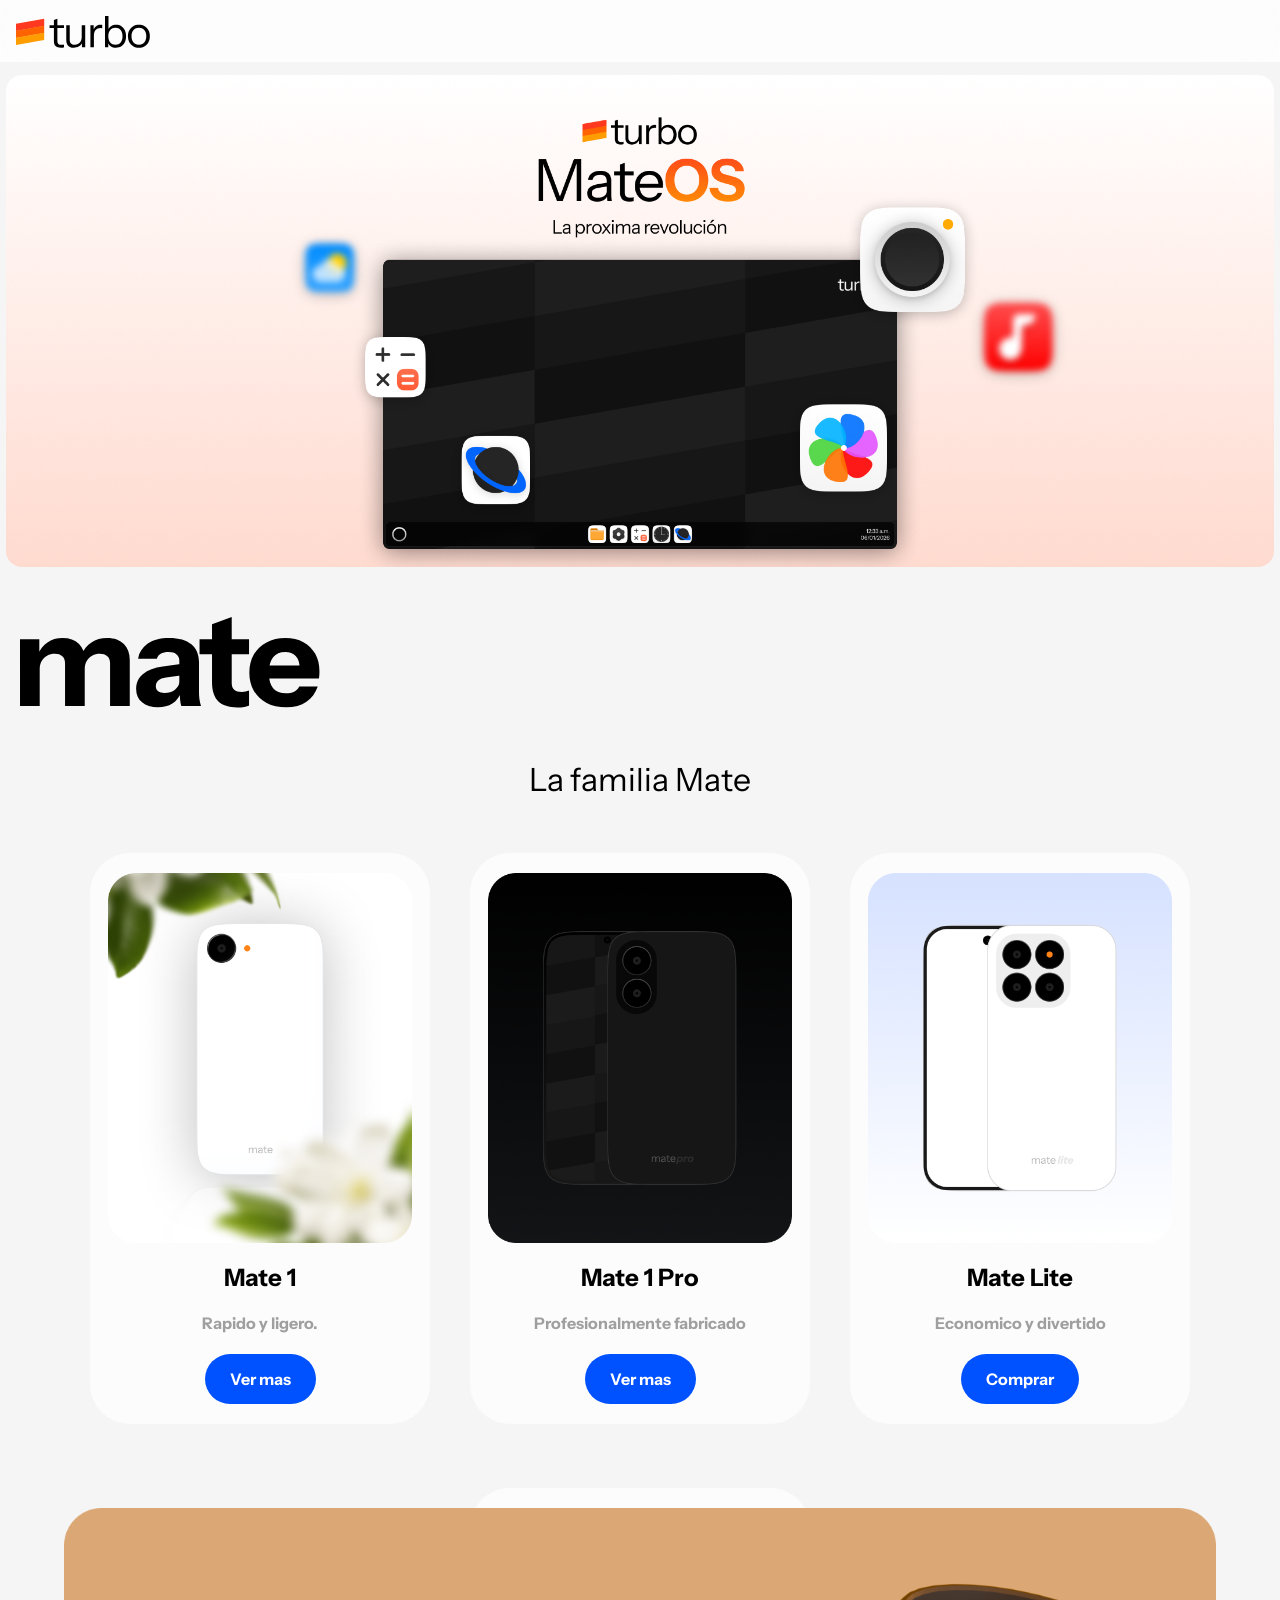
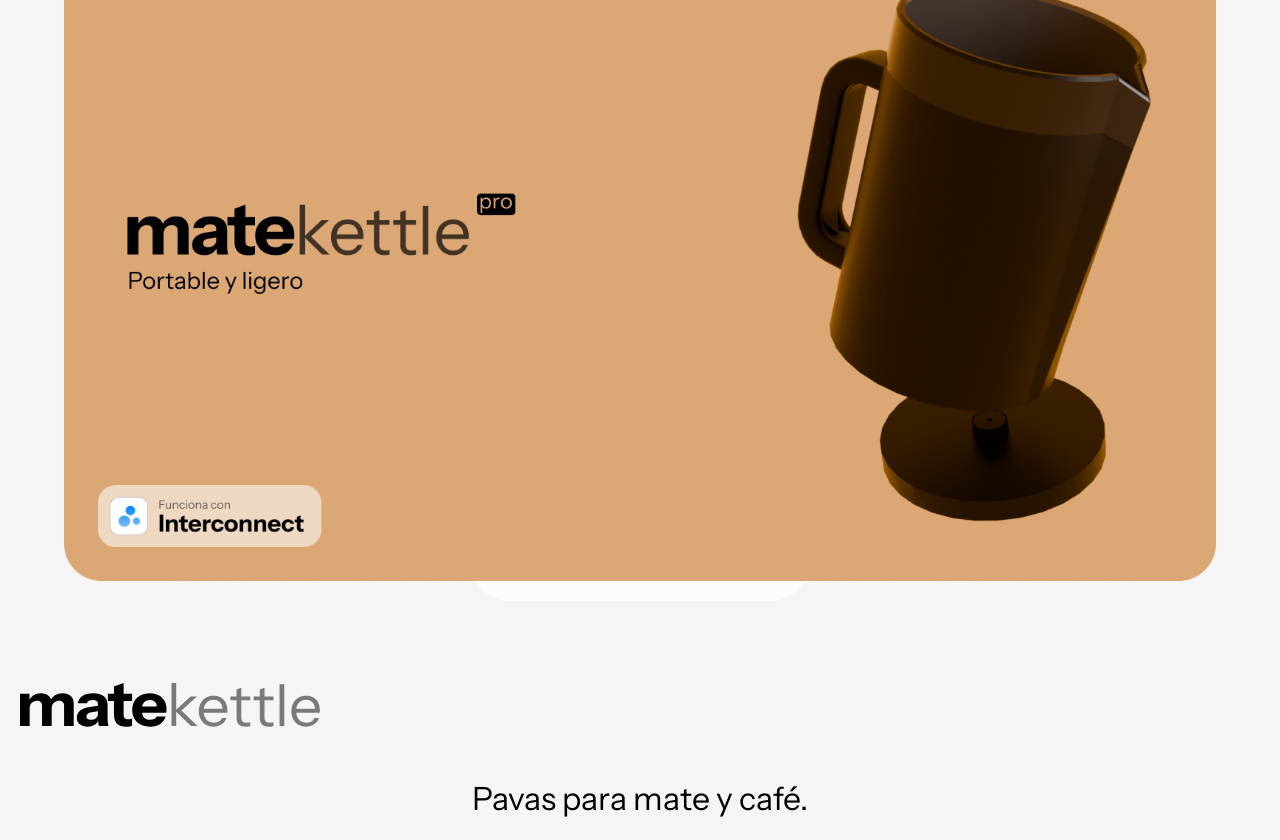
<file: index.html>
<!DOCTYPE html>
<html lang="en">
<head>
    <meta charset="UTF-8">
    <meta name="viewport" content="width=device-width, initial-scale=1.0">
    <title>Turbo Computing Group</title>
    <link rel="stylesheet" href="index.css">
    <link rel="preconnect" href="https://fonts.googleapis.com">
    <link rel="preconnect" href="https://fonts.gstatic.com" crossorigin>
    <link href="https://fonts.googleapis.com/css2?family=Instrument+Sans:ital,wght@0,400..700;1,400..700&display=swap" rel="stylesheet">
</head>
<body>
    <div class="header">
        <img src="./res/branding.svg" alt="Turbo" class="header-logo">
    </div>
    <div class="content">
        <div class="banner">
            <img src="./res/ad1.png" alt="" class="imageBanner">
        </div>
        
        <div>
            <img src="res/matephoneBranding.svg" alt="" class="logo">
            <h1 class="productHeader">La familia Mate</h1>
            <div class="productDiv">
                <div class="product">
                    <img src="res/productspng/MATE1_product.png" alt="" class="productImg">
                    <h2 class="producttitle">Mate 1</h2>
                    <h4 class="productdesc">Rapido y ligero.</h4>
                    <button type="button" class="productButton" onclick="location.href='devices/mate1/index.html'">Ver mas</button>
                </div>
                <div class="product">
                    <img src="res/productspng/MATE1PRO_product.png" alt="" class="productImg">
                    <h2 class="producttitle">Mate 1 Pro</h2>
                    <h4 class="productdesc">Profesionalmente fabricado</h4>
                    <button type="button" class="productButton" onclick="location.href='devices/mate1pro/index.html'">Ver mas</button>
                </div>
                <div class="product">
                    <img src="res/productspng/MATE1LITE_product.png" alt="" class="productImg">
                    <h2 class="producttitle">Mate Lite</h2>
                    <h4 class="productdesc">Economico y divertido</h4>
                    <button type="button" class="productButton" onclick="location.href='devices/matelite/index.html'">Comprar</button>
                </div>
            </div>
        </div>
        <div class="productDiv">
            <div class="product">
                    <img src="res/productspng/MATEKETTLEPRO.png" alt="" class="productImg big" onclick="location.href='devices/matekettlepro/index.html'">
                </div>
            </div>
        <div>
            <img src="res/brandingKettle.svg" alt="" class="logo">
            <h1 class="productHeader">Pavas para mate y café.</h1>
            
        </div>
    </div>
</body>
</html>
</file>
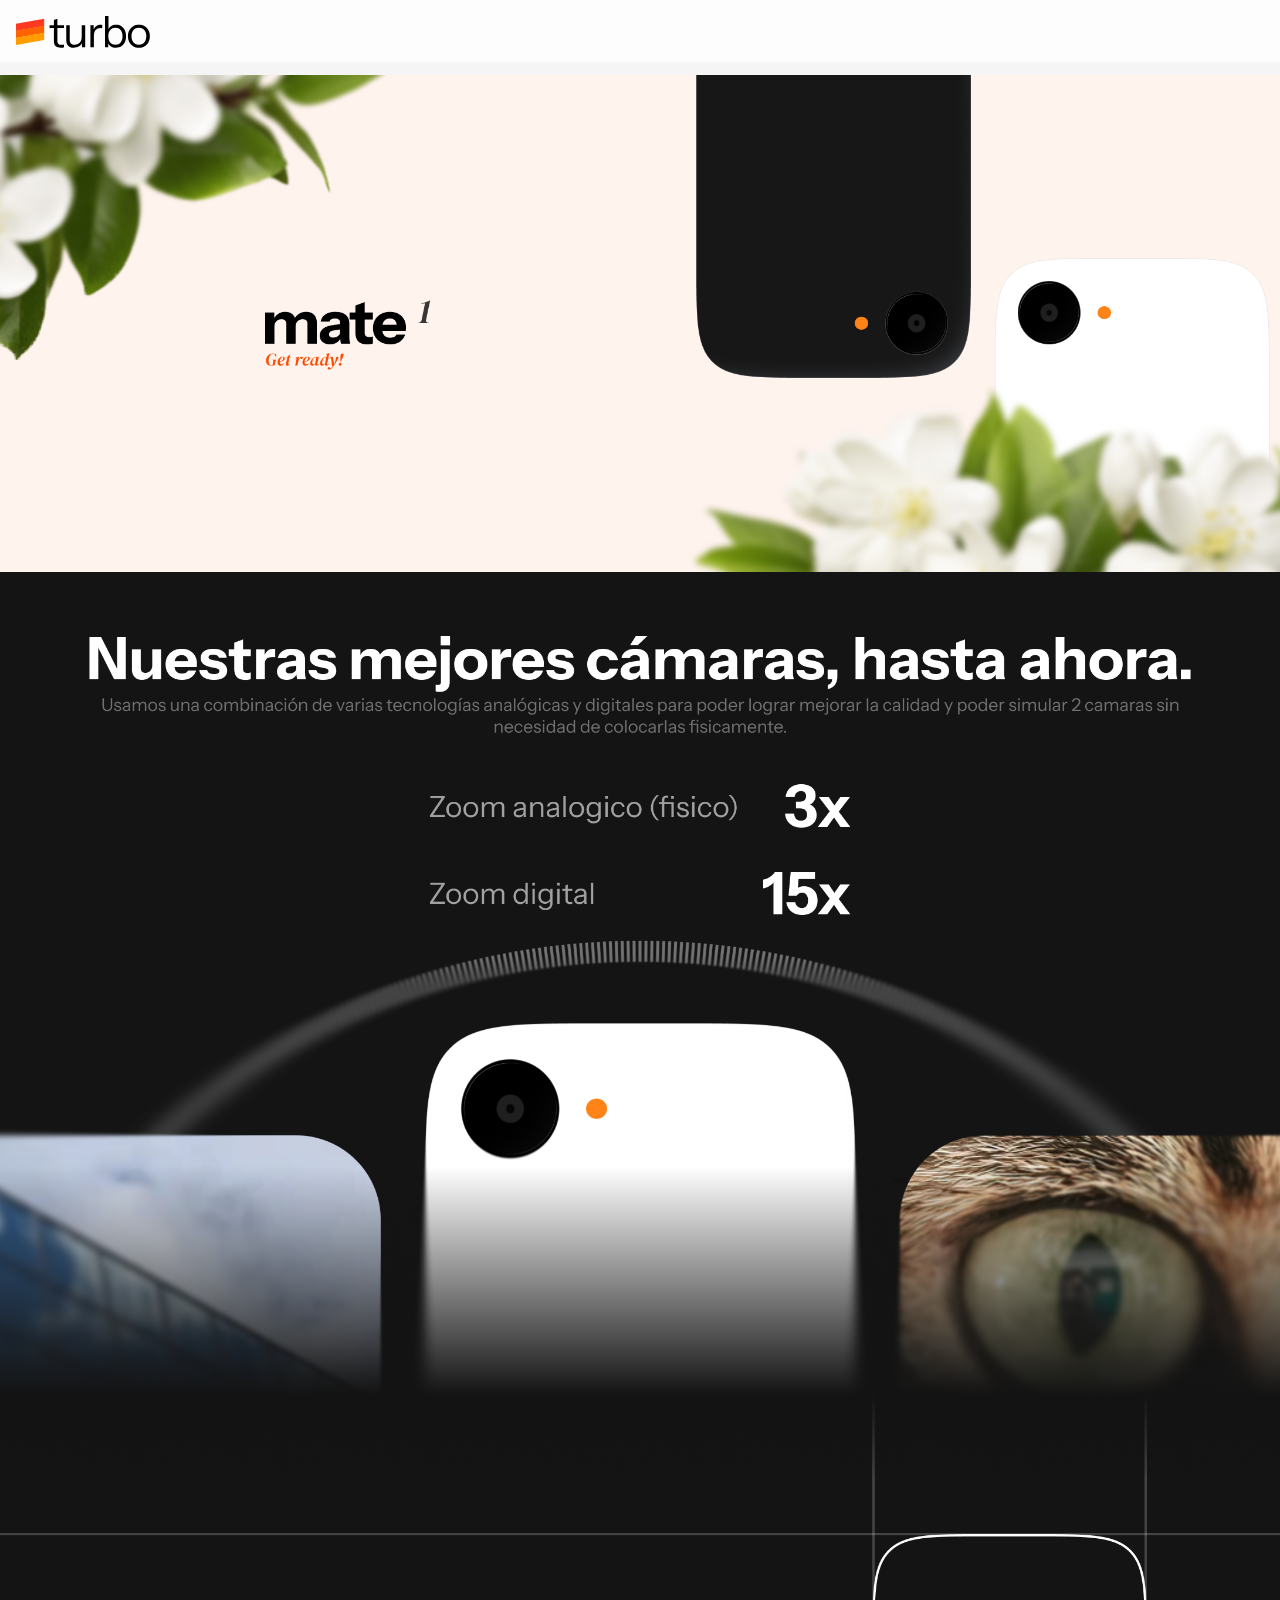
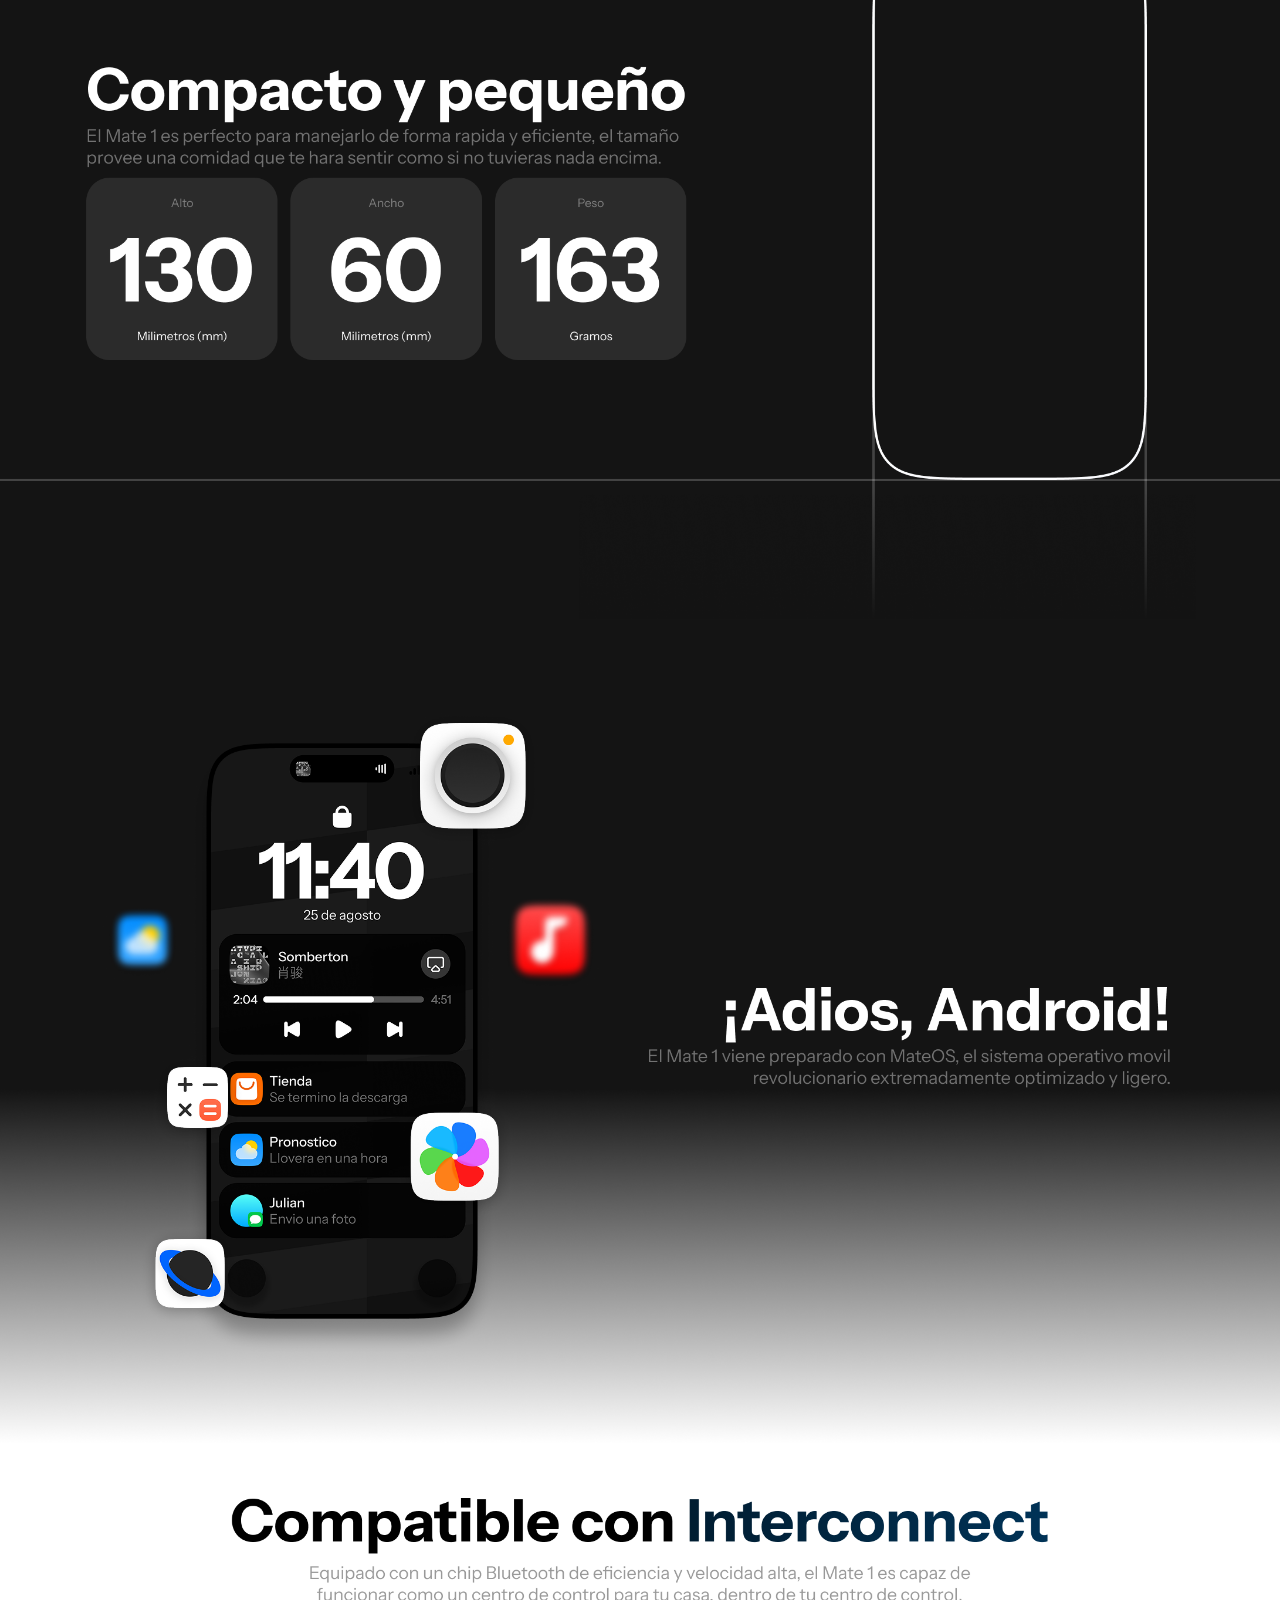
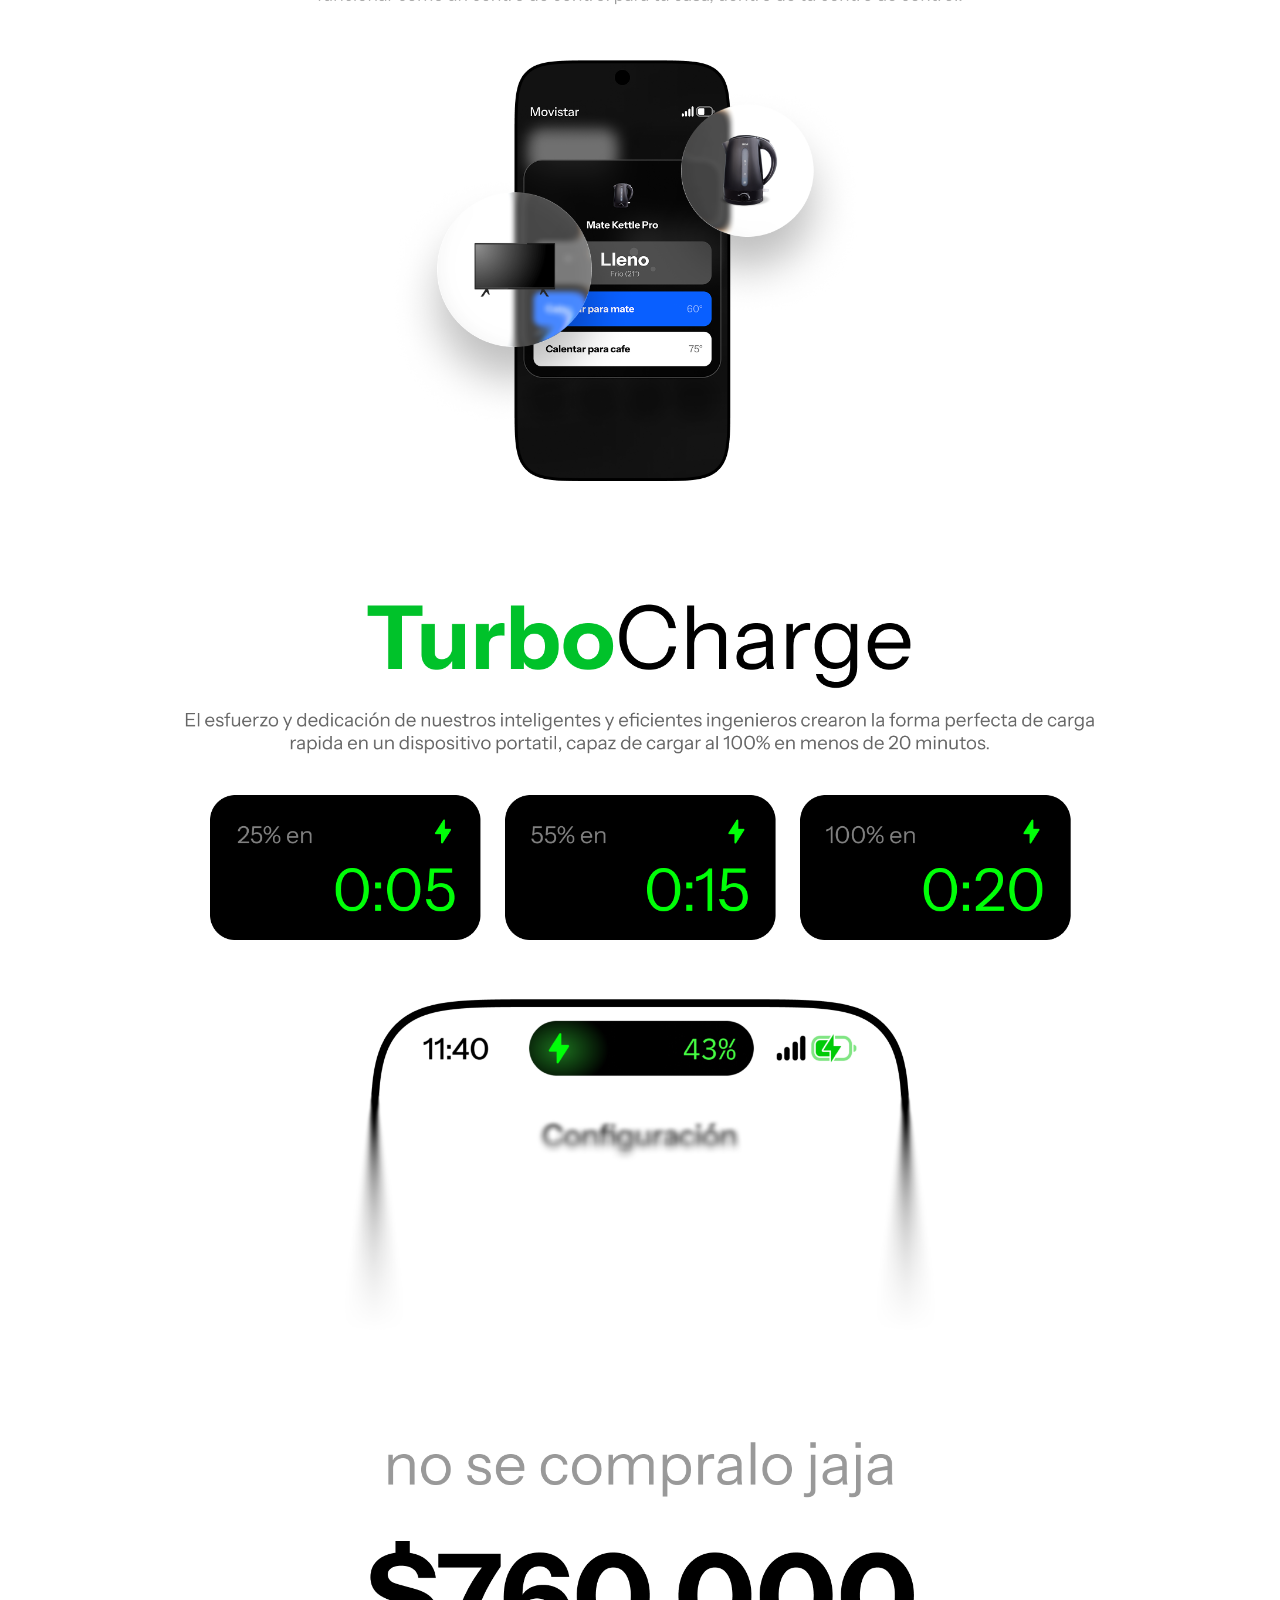
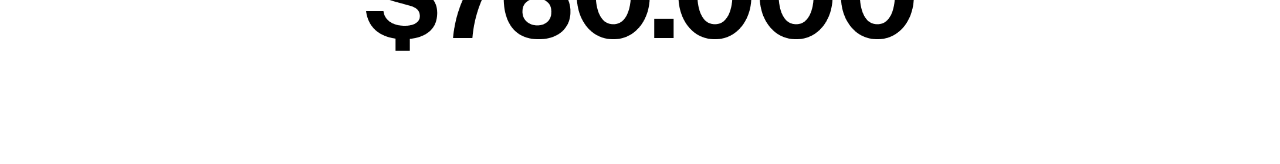
<file: devices/mate1/index.html>
<!DOCTYPE html>
<html lang="en">
<head>
    <meta charset="UTF-8">
    <meta name="viewport" content="width=device-width, initial-scale=1.0">
    <title>Turbo Computing Group</title>
    <link rel="stylesheet" href="../../index.css">
    <link rel="preconnect" href="https://fonts.googleapis.com">
    <link rel="preconnect" href="https://fonts.gstatic.com" crossorigin>
    <link href="https://fonts.googleapis.com/css2?family=Instrument+Sans:ital,wght@0,400..700;1,400..700&display=swap" rel="stylesheet">
</head>
<body>
    <div class="header">
        <img src="../../res/branding.svg" alt="Turbo" class="header-logo" onclick="location.href='../../index.html'">
    </div>
    <div class="content">
        <div class="sectionNOPADDING">
            <img src="1.png" alt="" class="imgProduct">
            <img src="2.png" alt="" class="imgProduct">
            <img src="3.png" alt="" class="imgProduct">
            <img src="4.png" alt="" class="imgProduct" >
            <img src="5.png" alt=""class="imgProduct" >
            <img src="6.png" alt="" class="imgProduct">
            <img src="7.png" alt=""class="imgProduct">
        </div>
    </div>
</body>
</html>
</file>
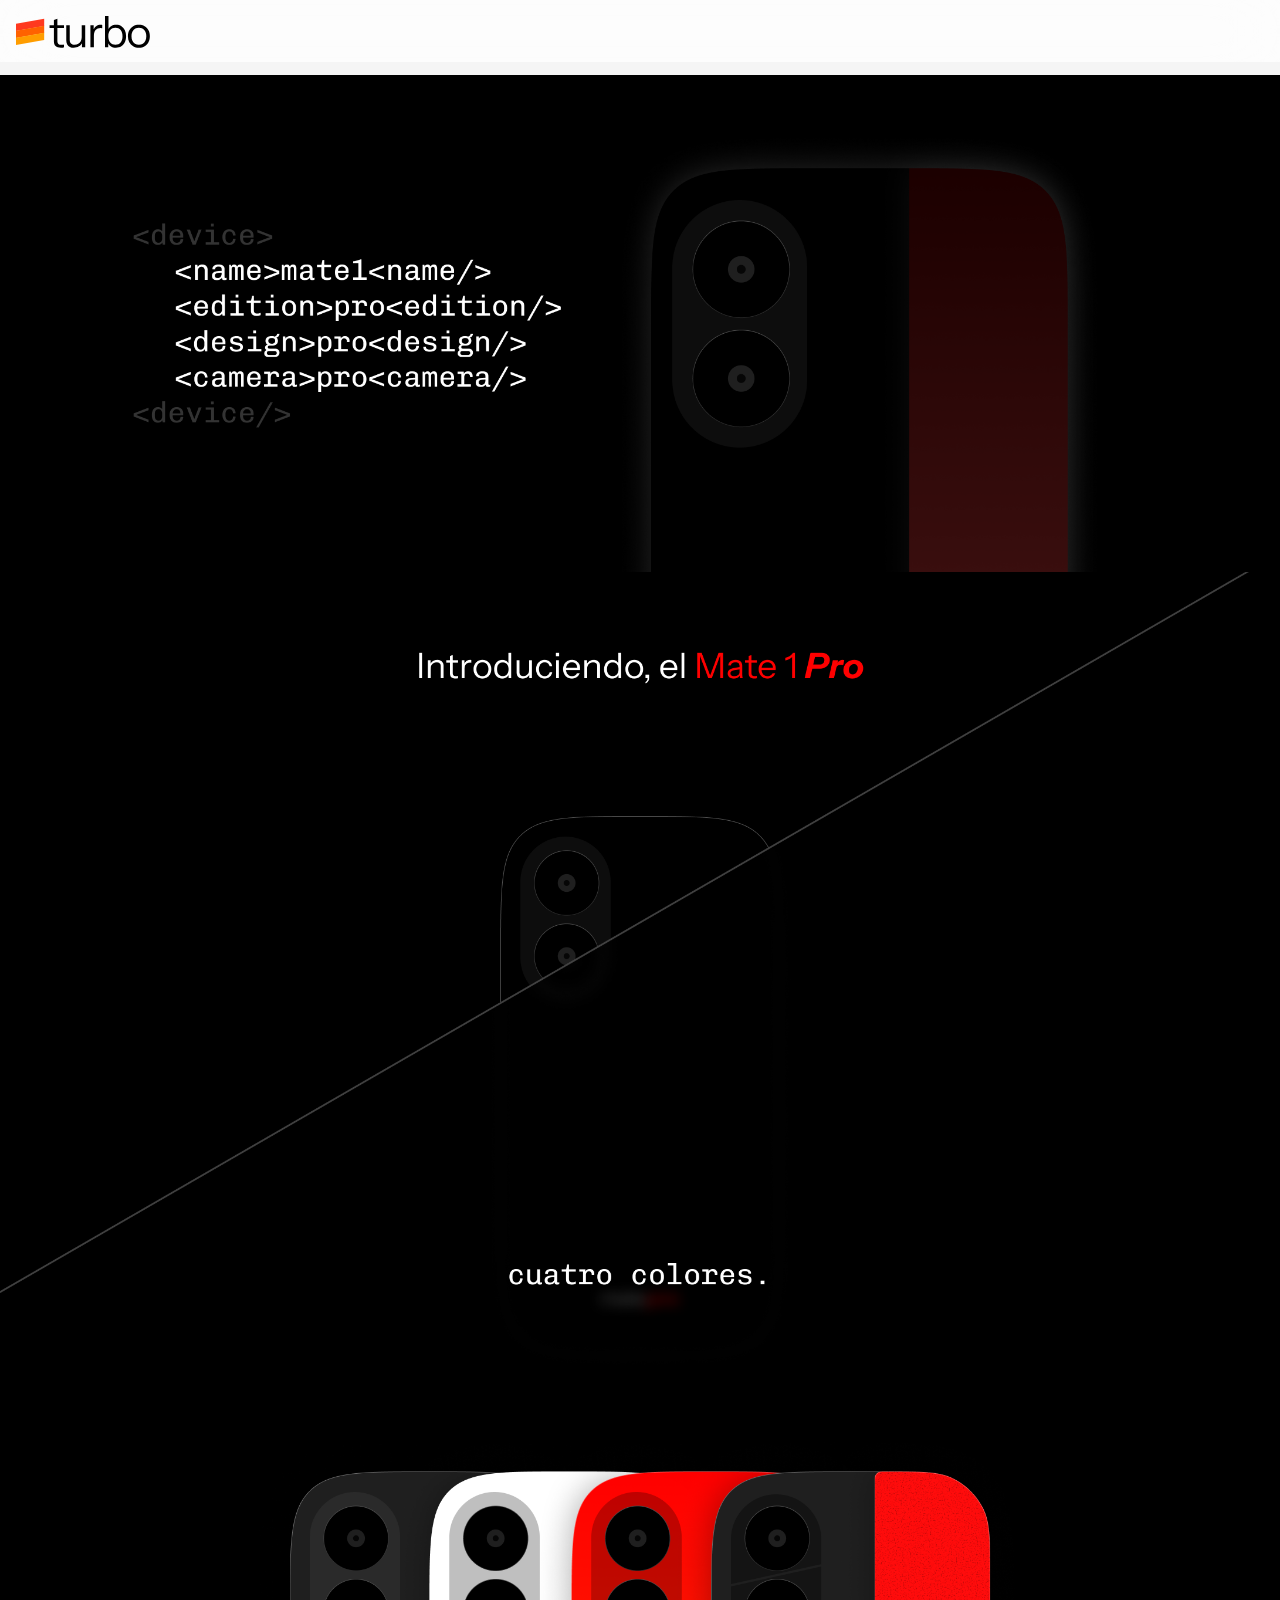
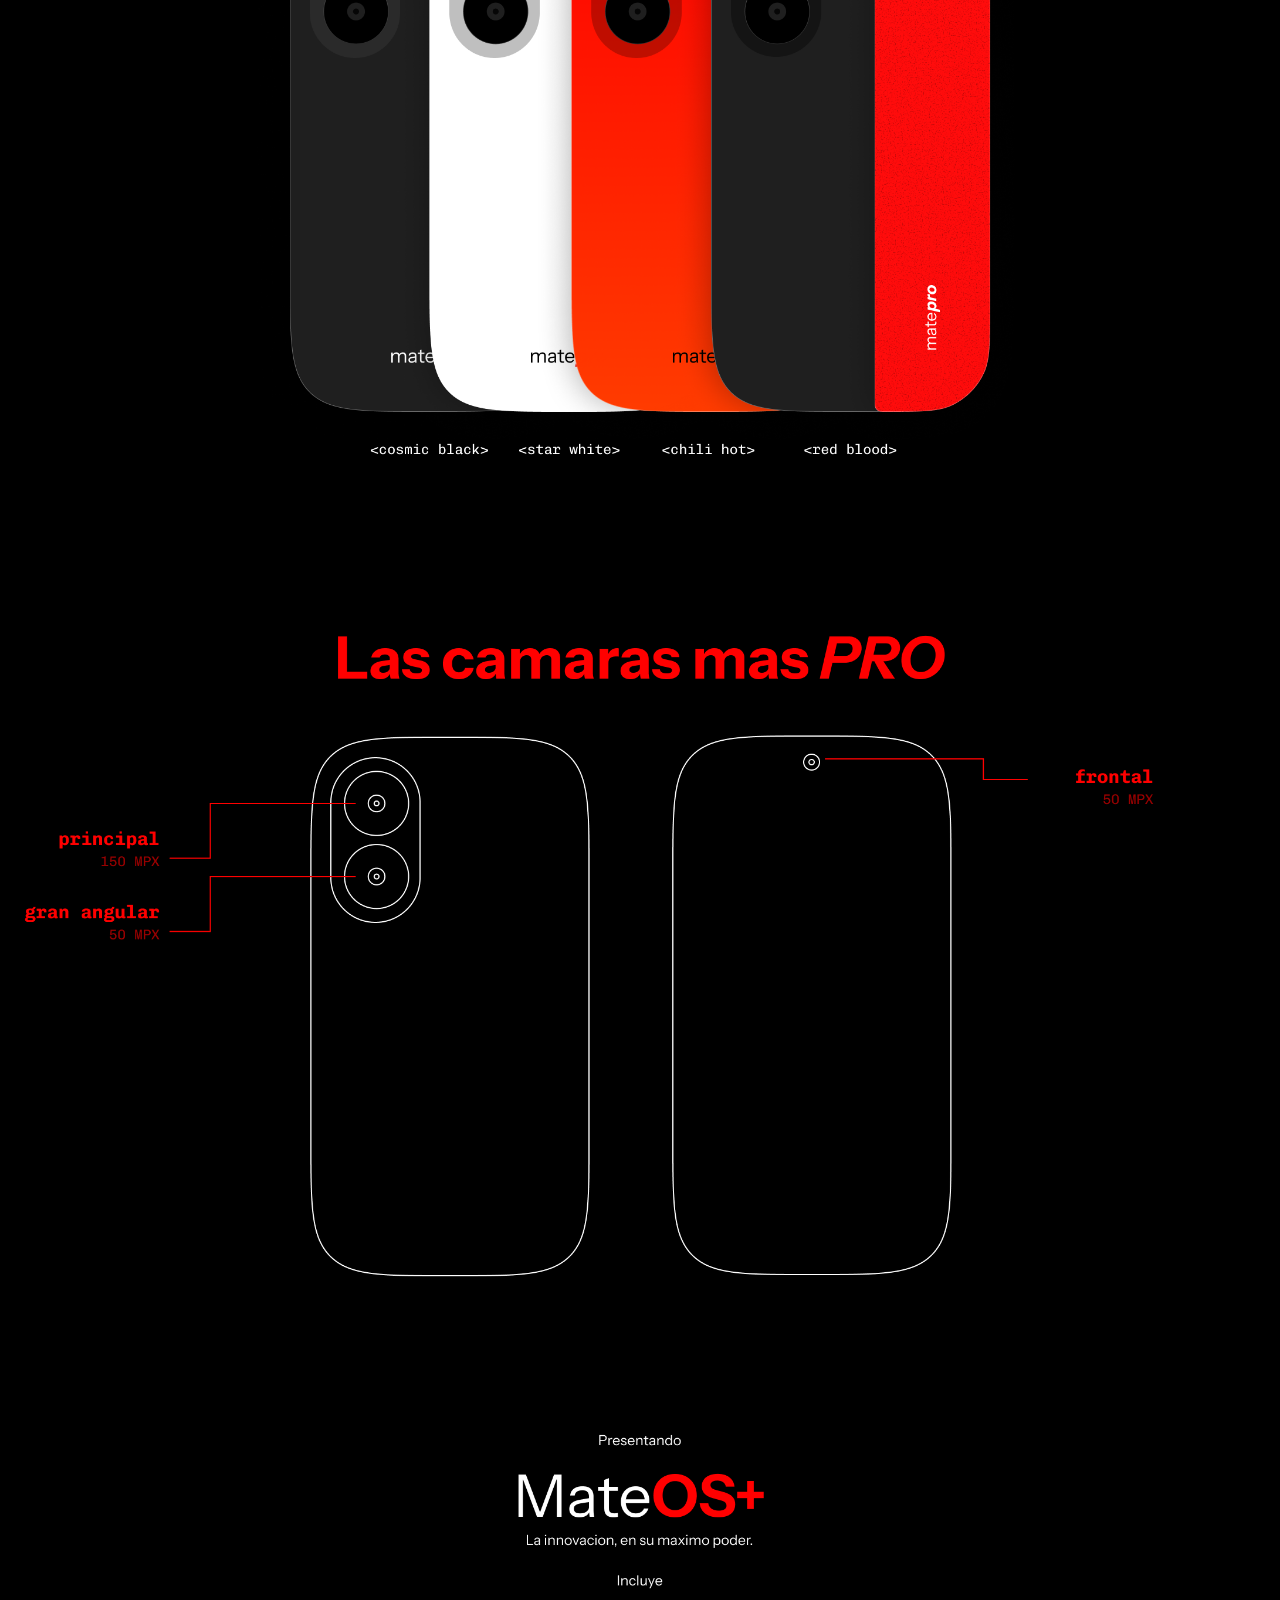
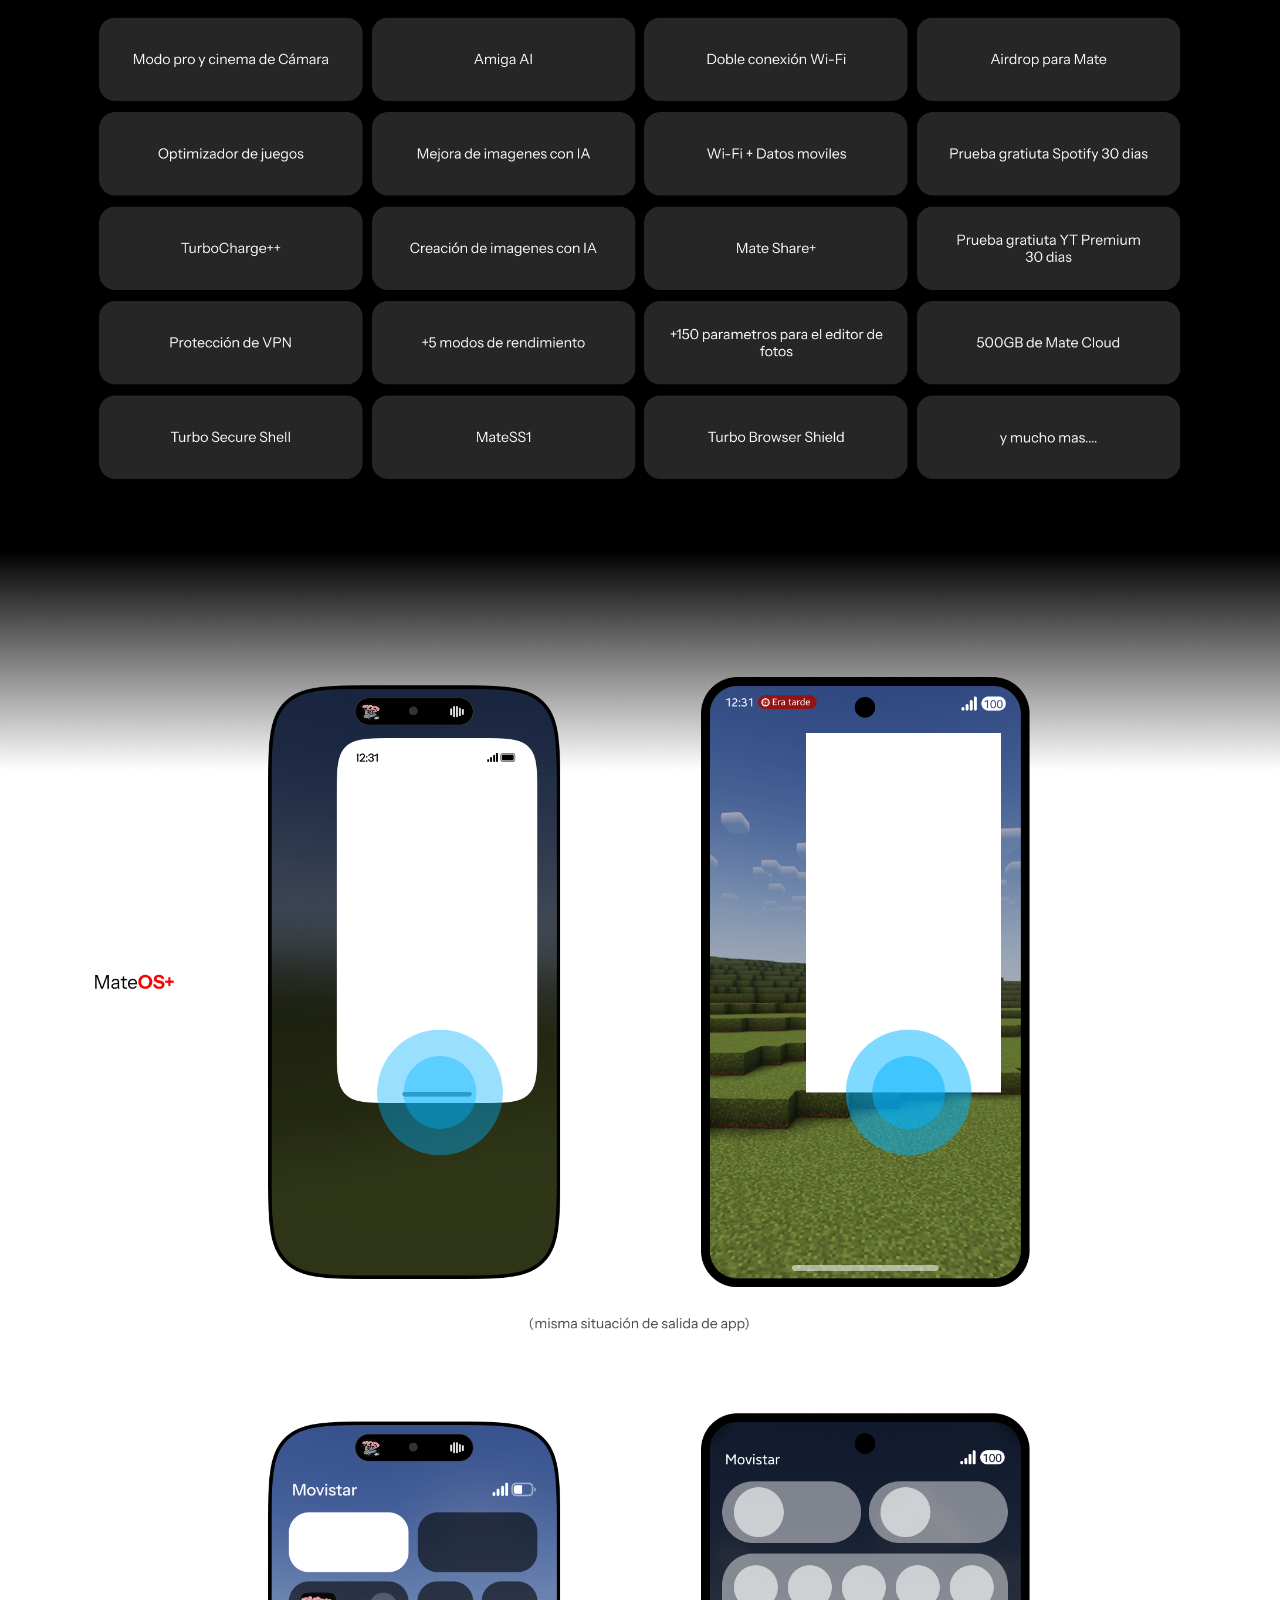
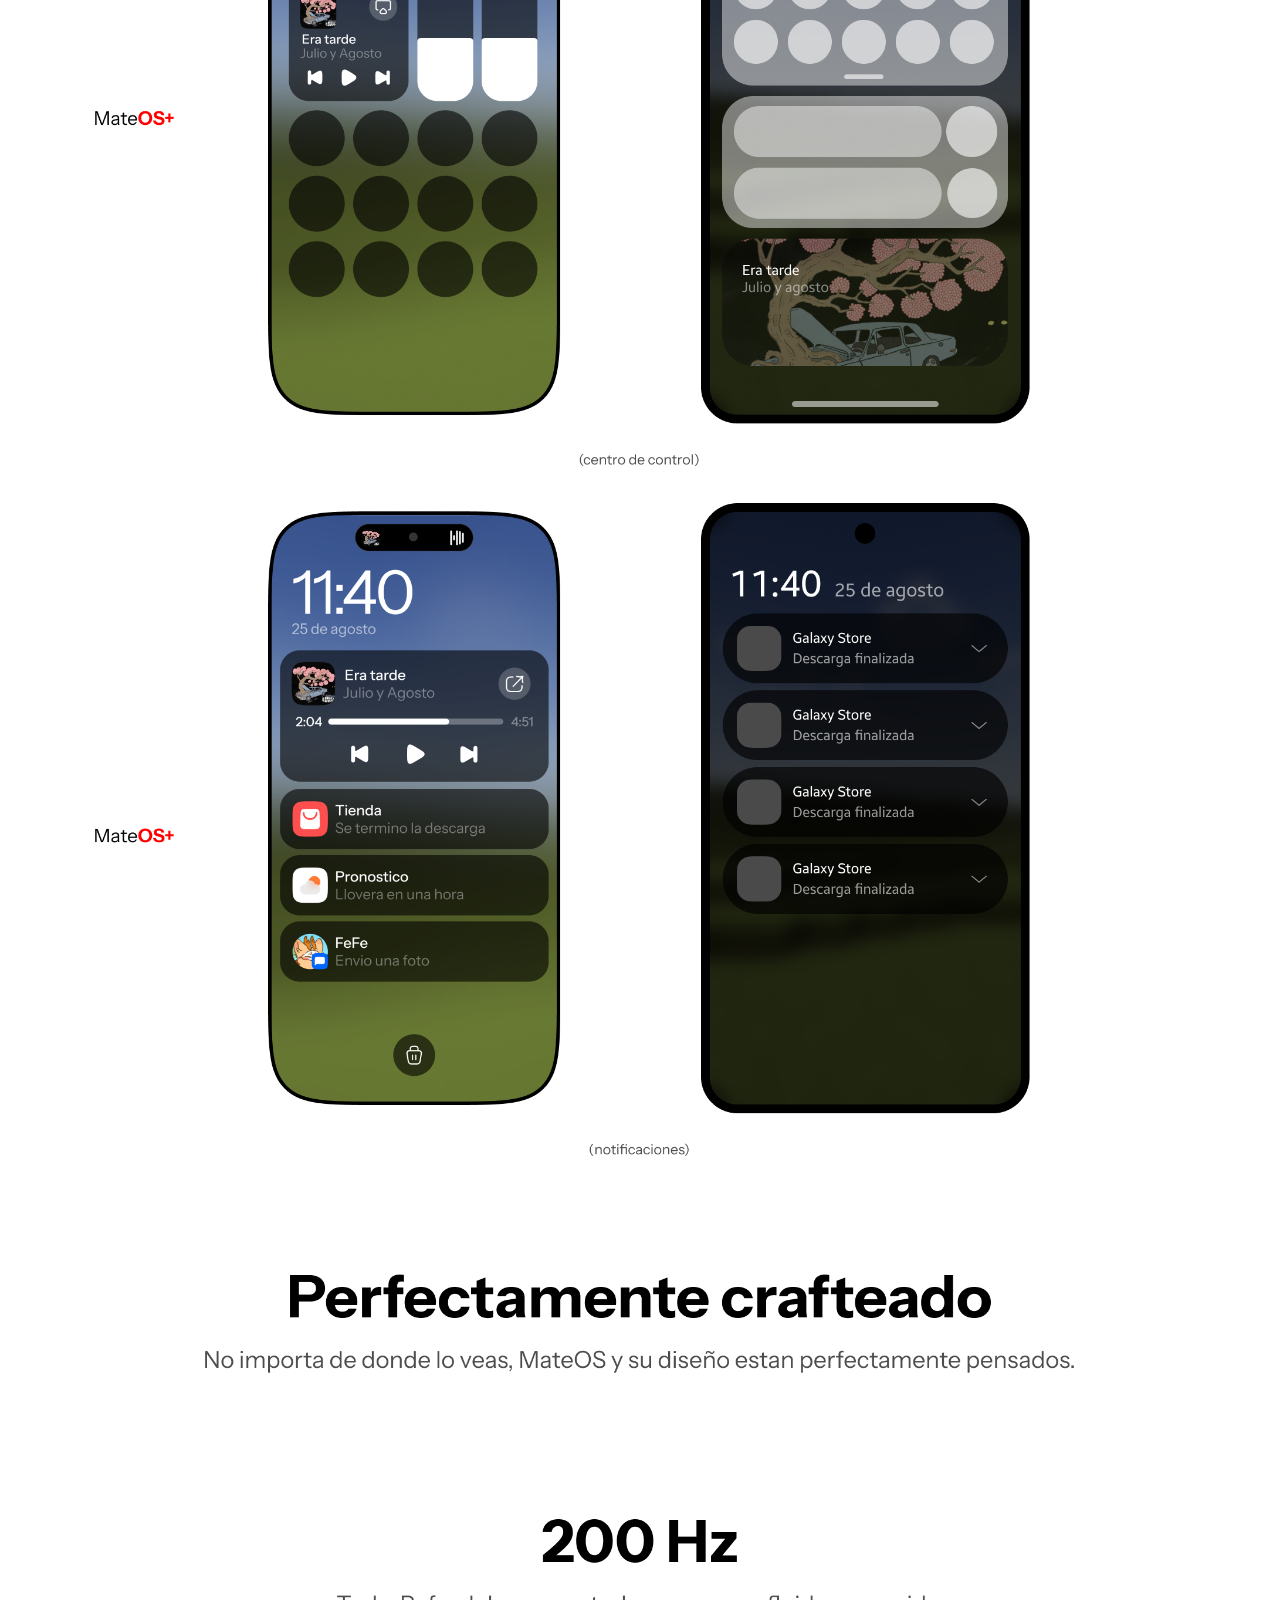
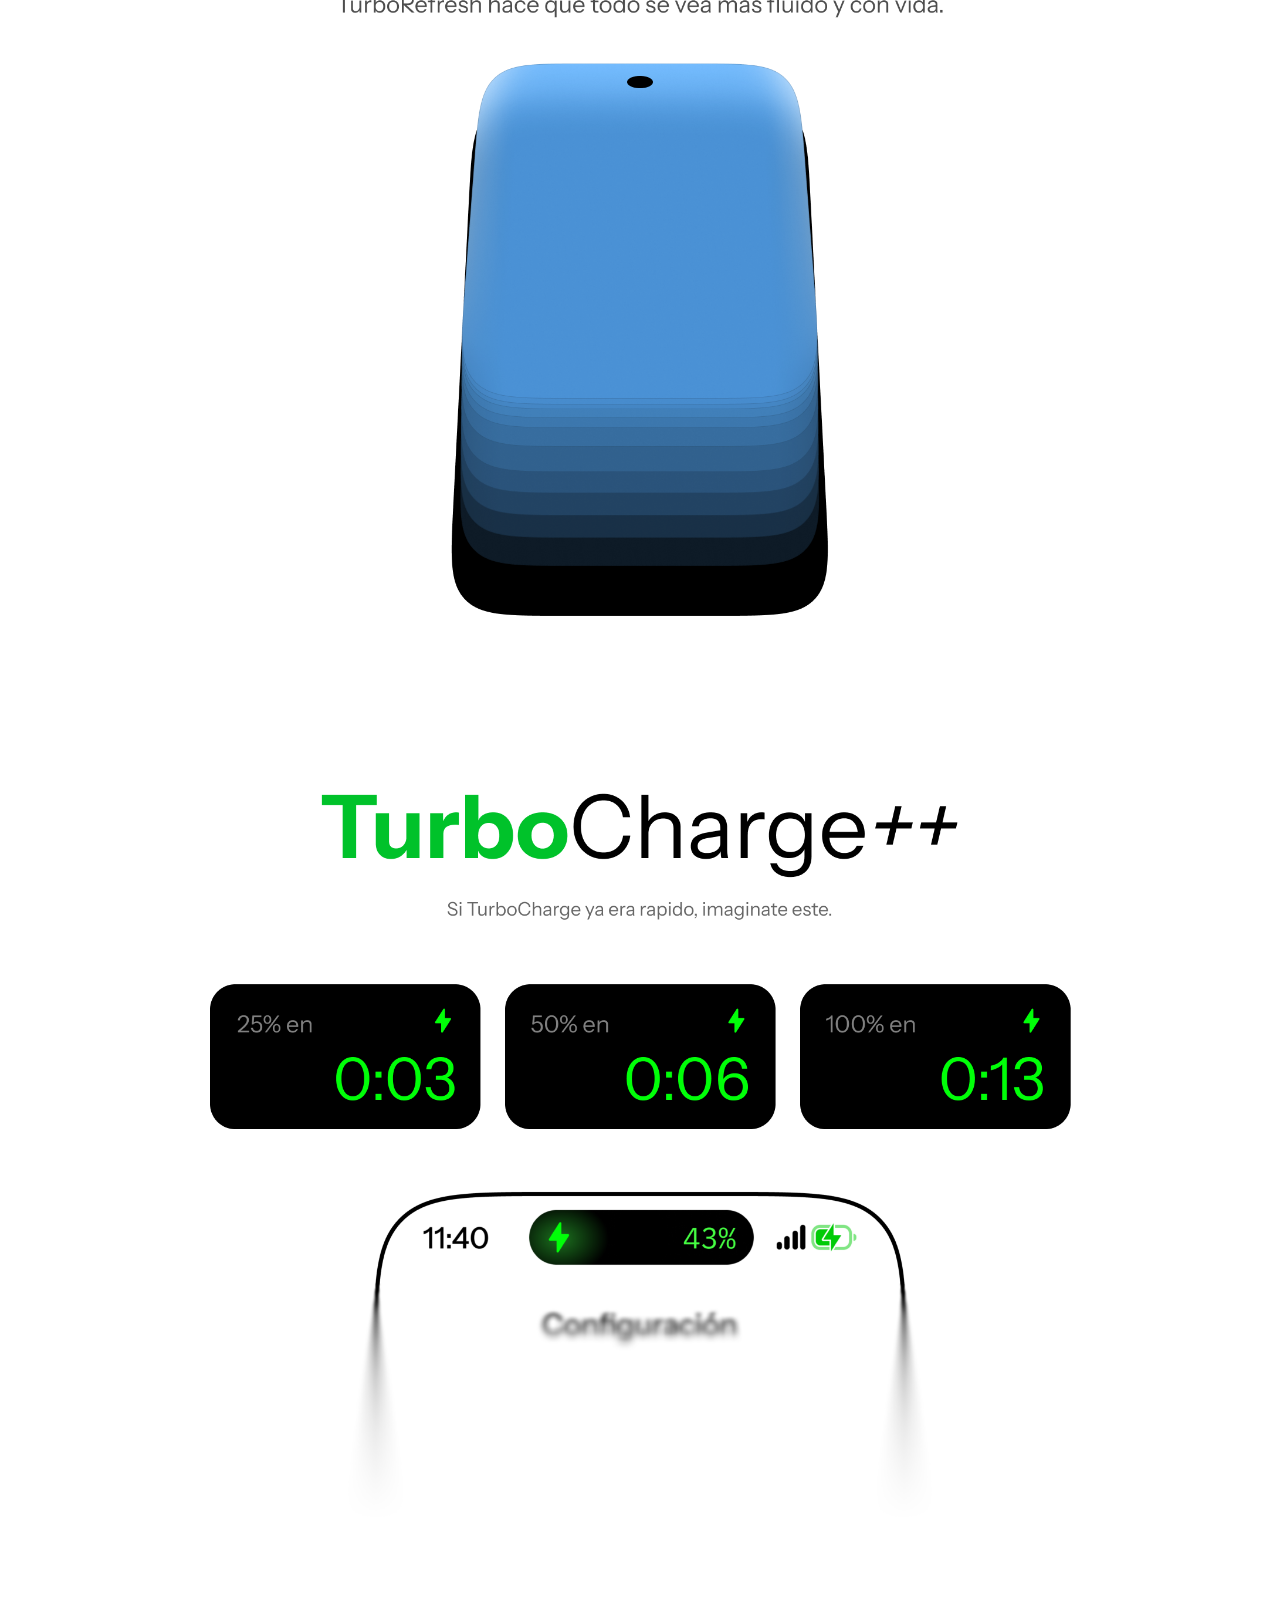
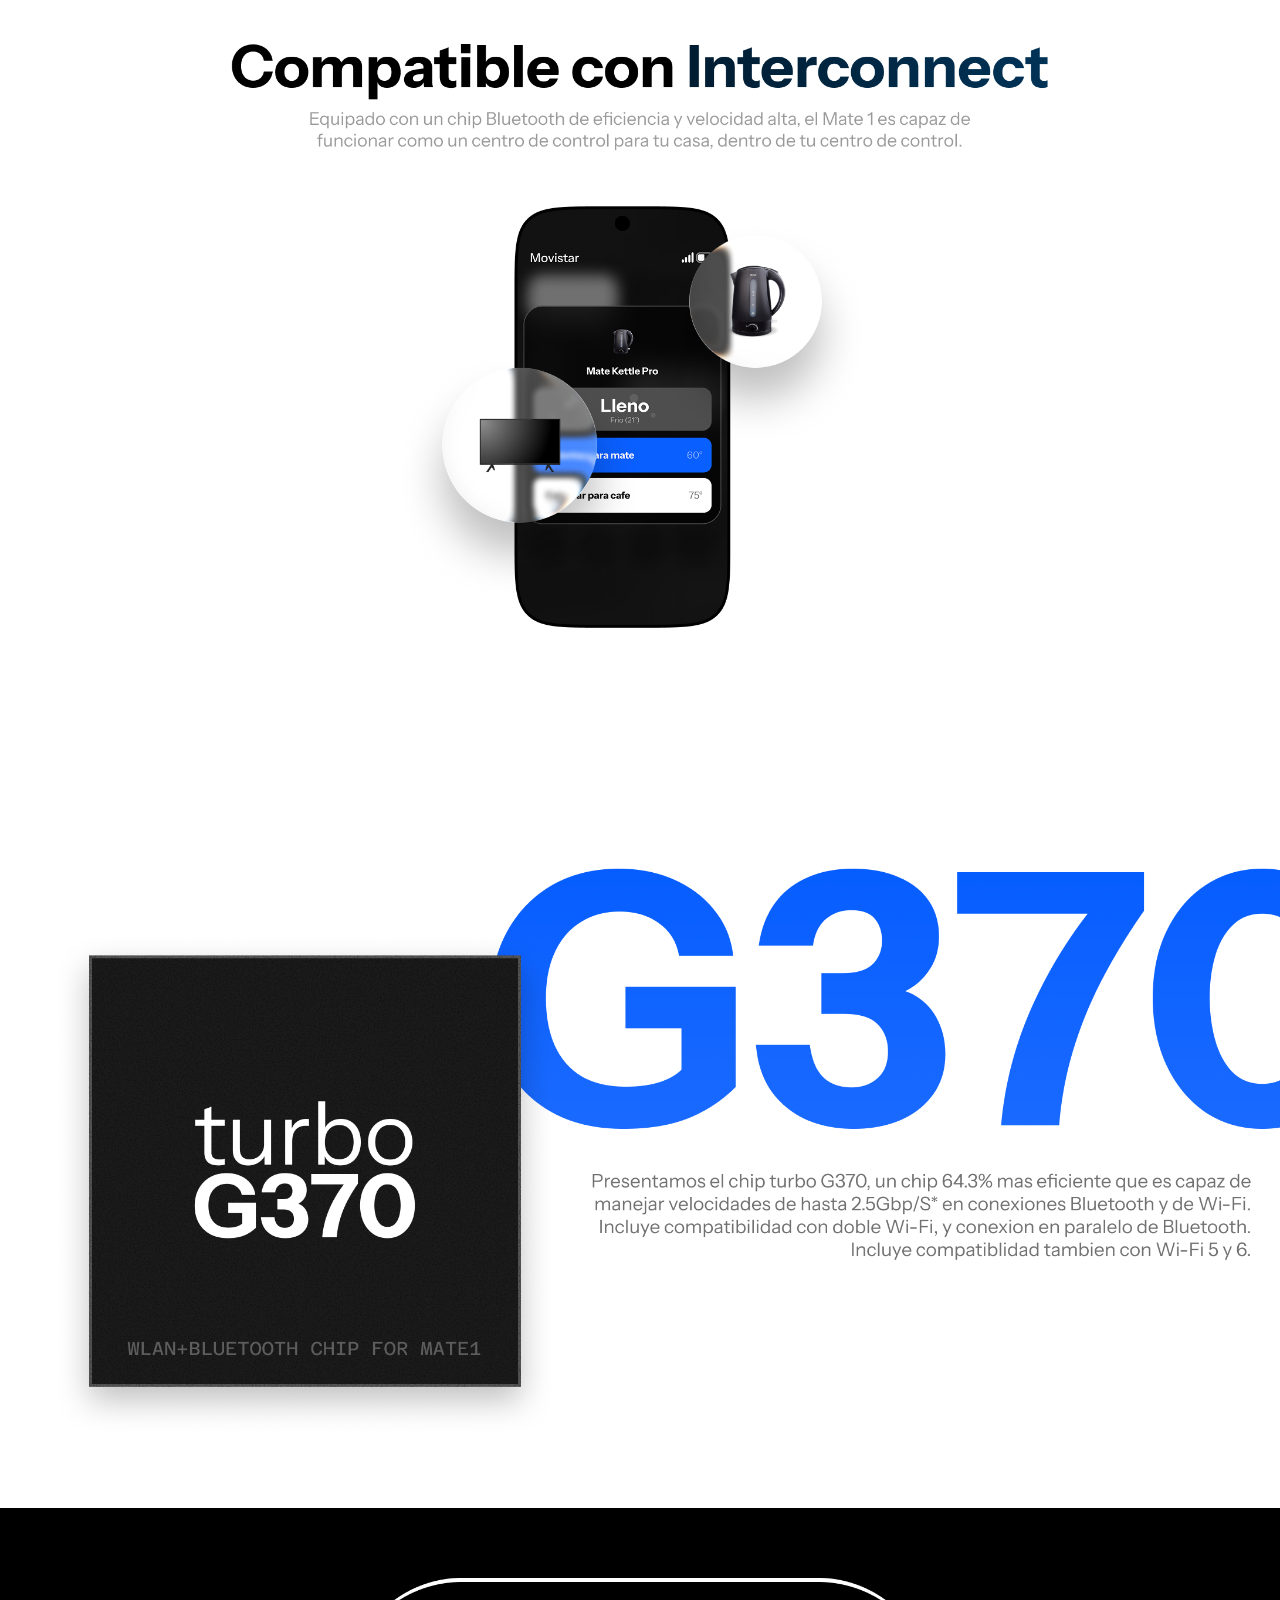
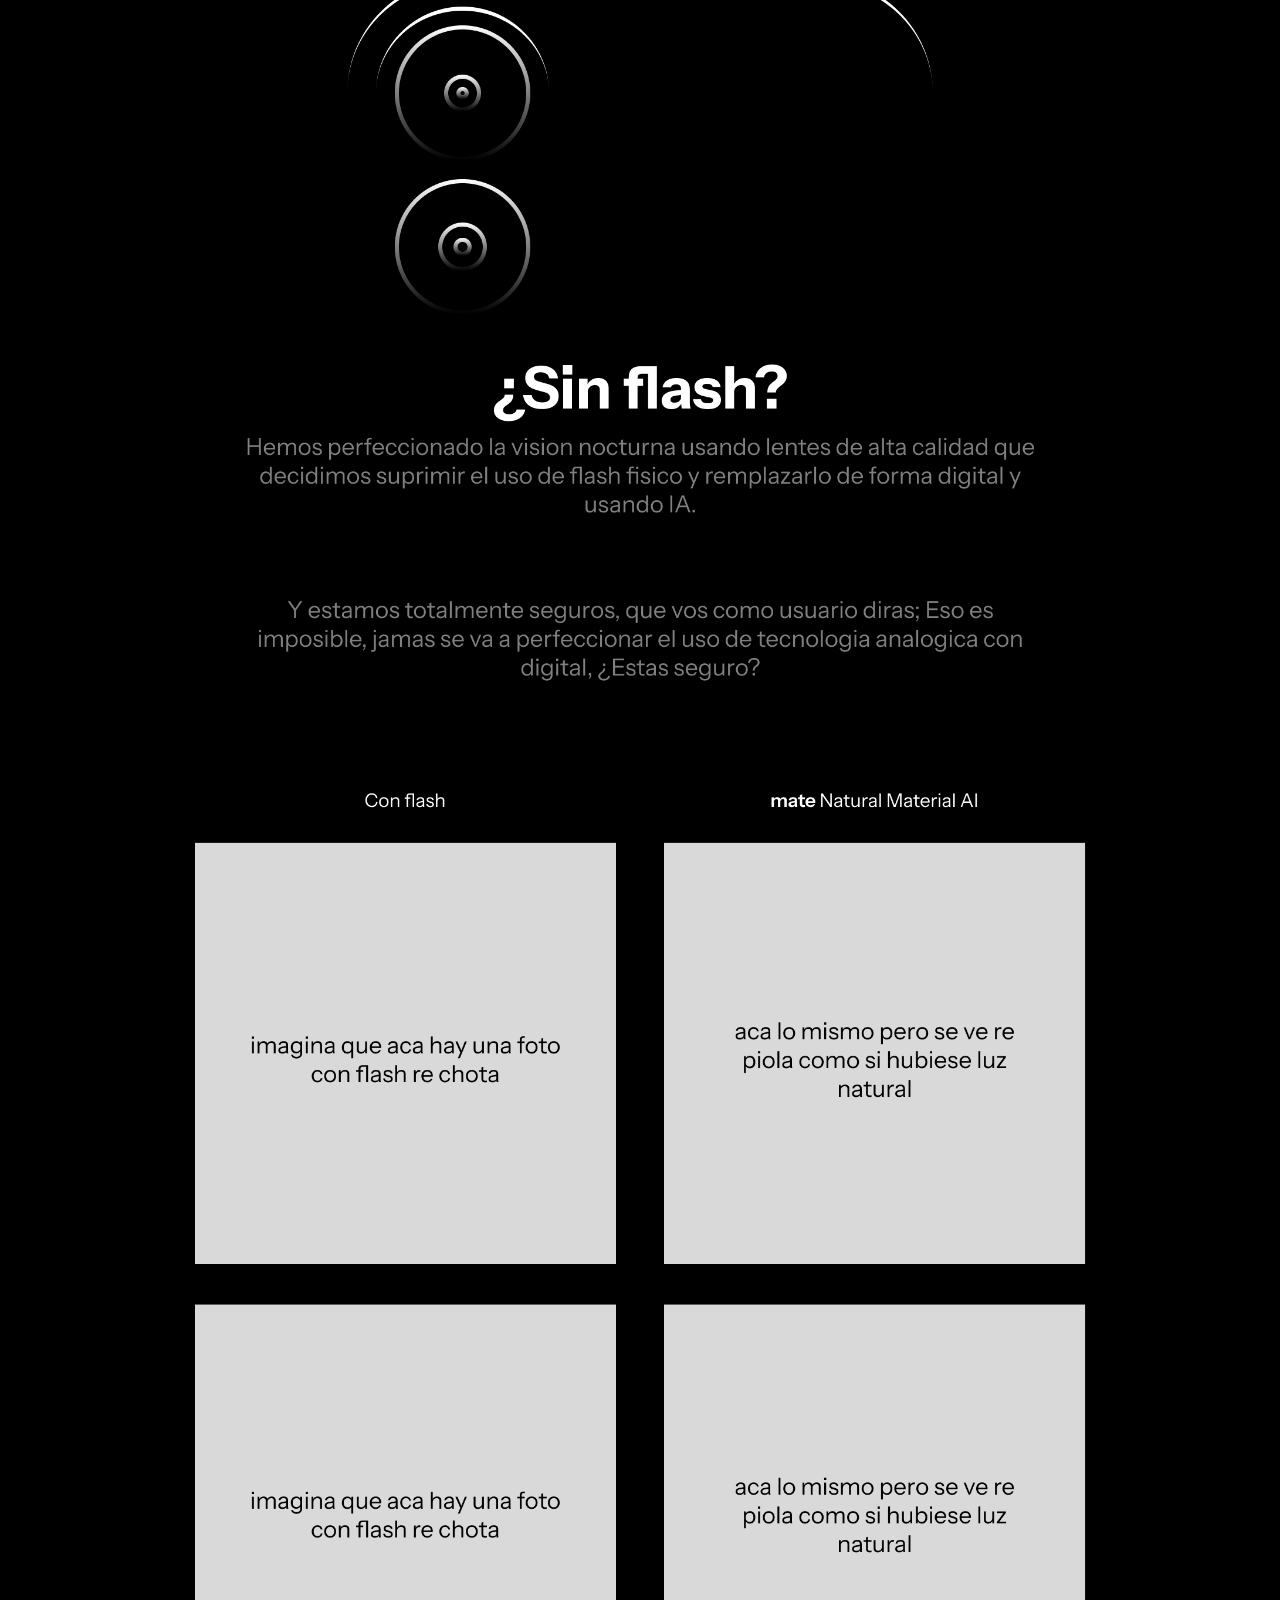
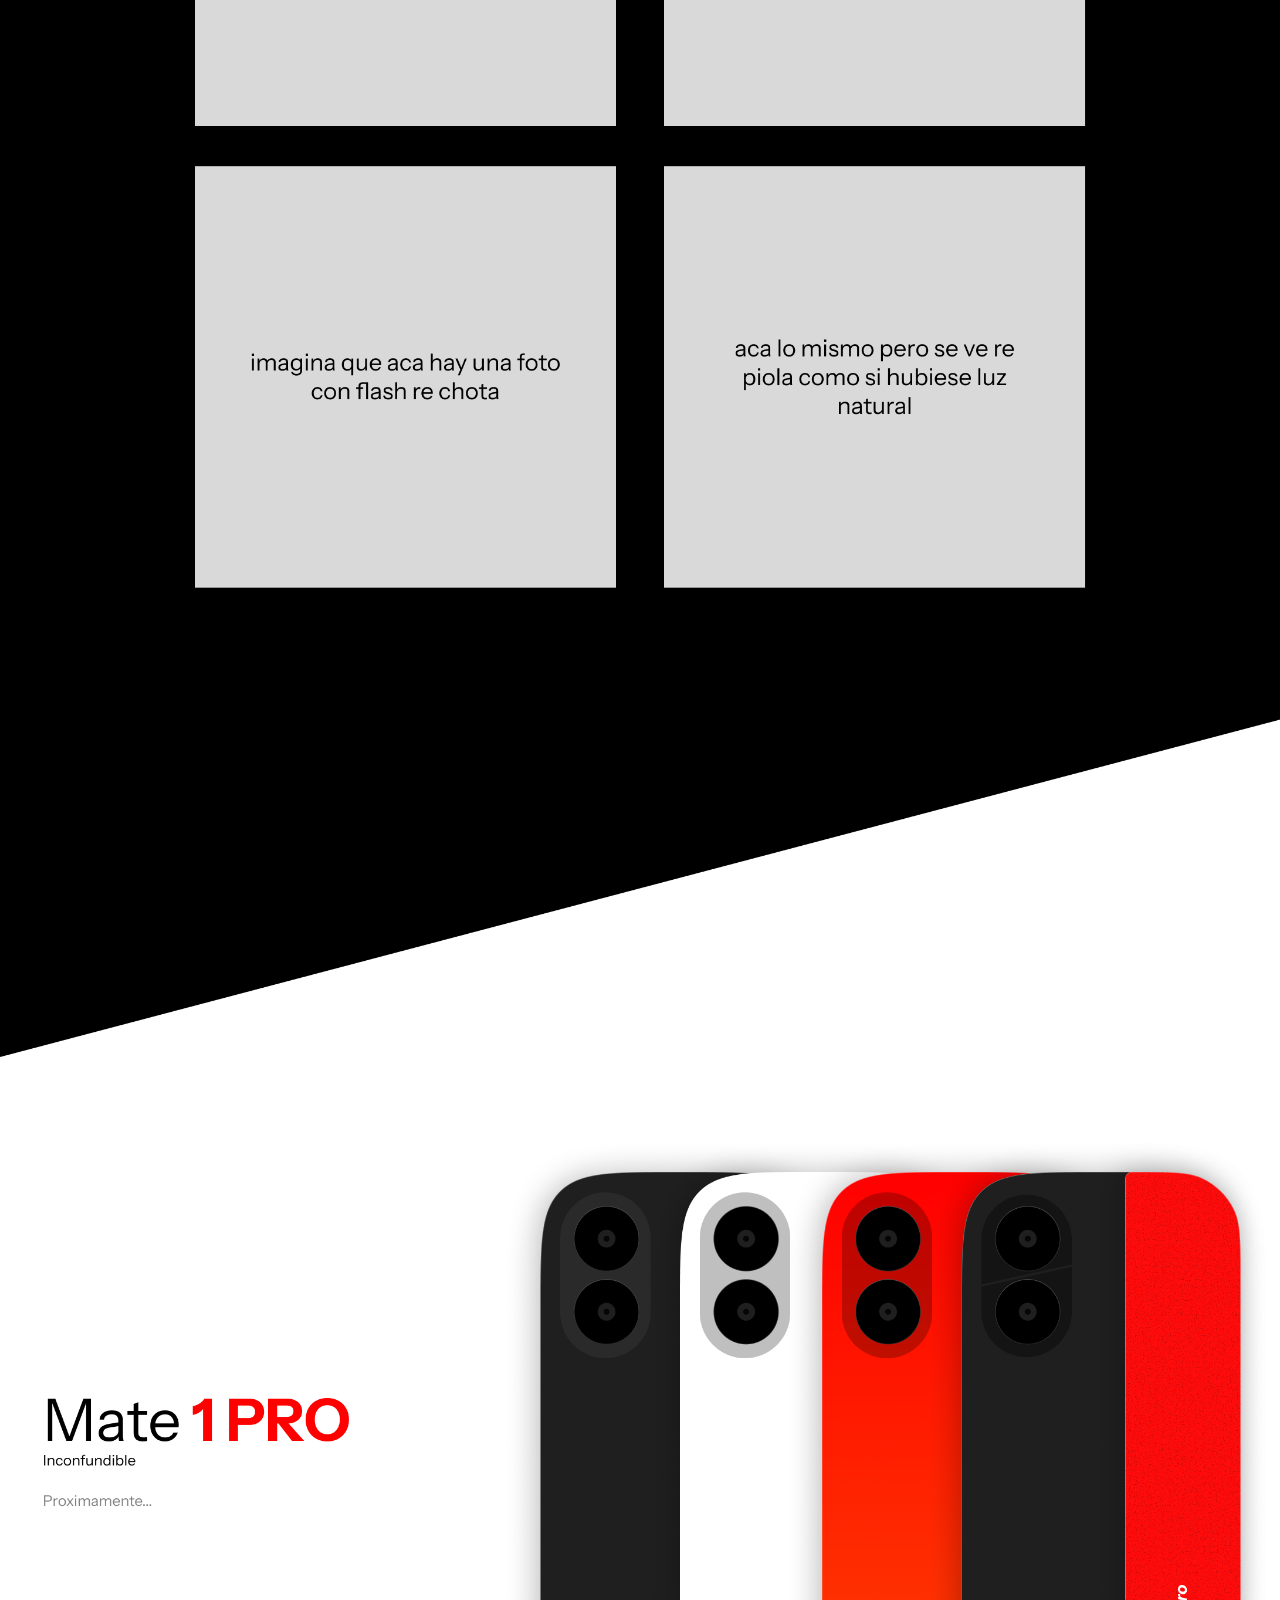
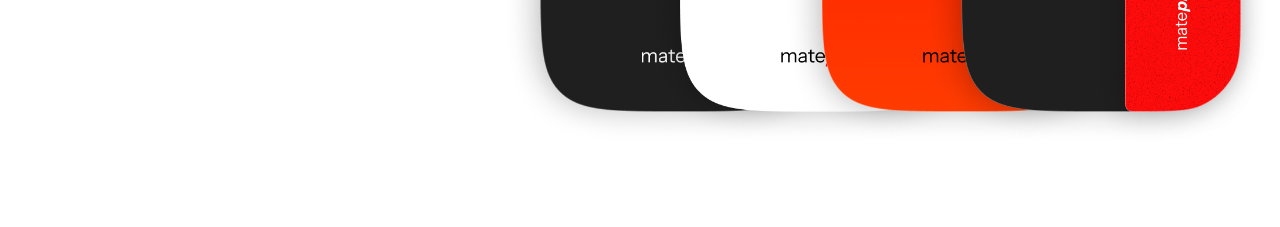
<file: devices/mate1pro/index.html>
<!DOCTYPE html>
<html lang="en">
<head>
    <meta charset="UTF-8">
    <meta name="viewport" content="width=device-width, initial-scale=1.0">
    <title>Turbo Computing Group</title>
    <link rel="stylesheet" href="../../index.css">
    <link rel="preconnect" href="https://fonts.googleapis.com">
    <link rel="preconnect" href="https://fonts.gstatic.com" crossorigin>
    <link href="https://fonts.googleapis.com/css2?family=Instrument+Sans:ital,wght@0,400..700;1,400..700&display=swap" rel="stylesheet">
</head>
<body>
    <div class="header">
        <img src="../../res/branding.svg" alt="Turbo" class="header-logo" onclick="location.href='../../index.html'">
    </div>
    <div class="content">
        <div class="sectionNOPADDING">
            <img src="9.png" alt="" class="imgProduct">
            <img src="10.png" alt="" class="imgProduct">
            <img src="11.png" alt="" class="imgProduct">
            <img src="12.png" alt="" class="imgProduct" >
            <img src="13.png" alt=""class="imgProduct" >
            <img src="14.png" alt="" class="imgProduct">
            <img src="15.png" alt=""class="imgProduct">
            <img src="16.png" alt=""class="imgProduct">
            <img src="17.png" alt=""class="imgProduct">
            <img src="18.png" alt=""class="imgProduct">
            <img src="19.png" alt=""class="imgProduct">
            <img src="20.png" alt=""class="imgProduct">
        </div>
    </div>
</body>
</html>
</file>
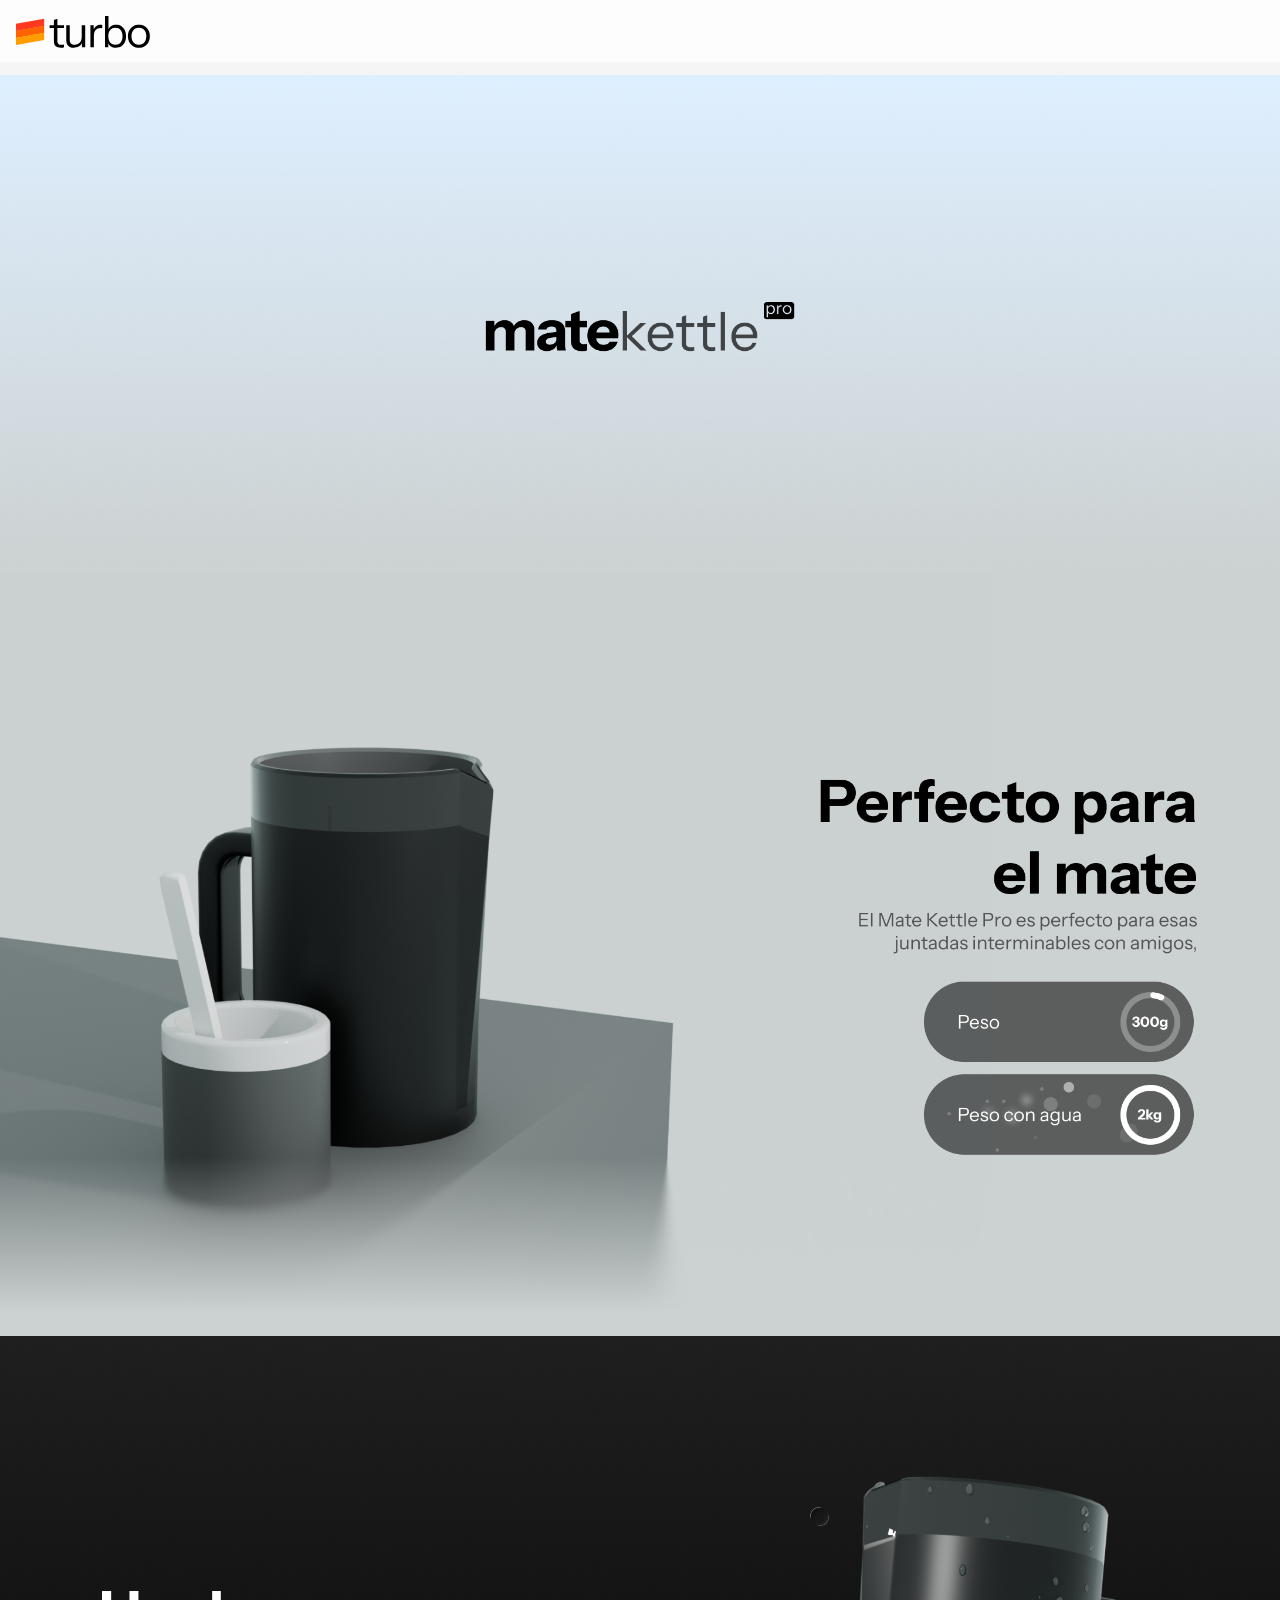
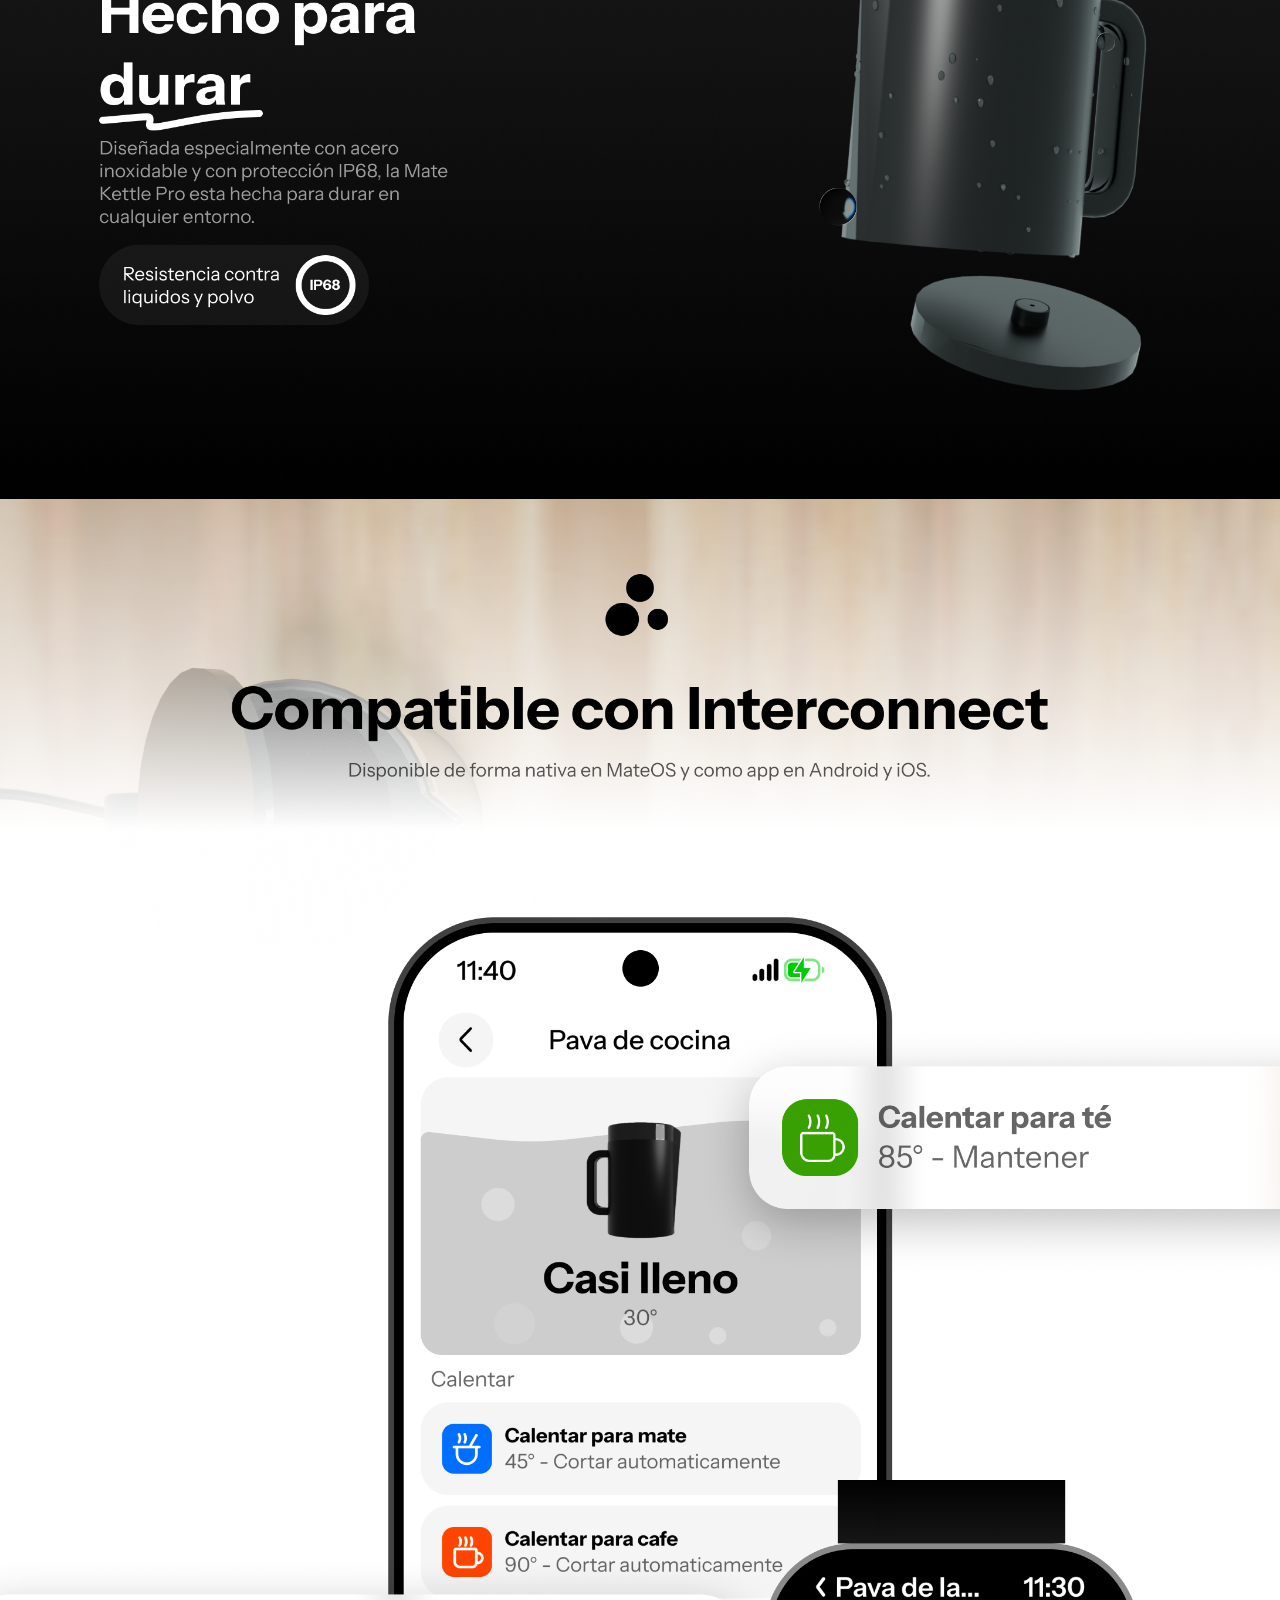
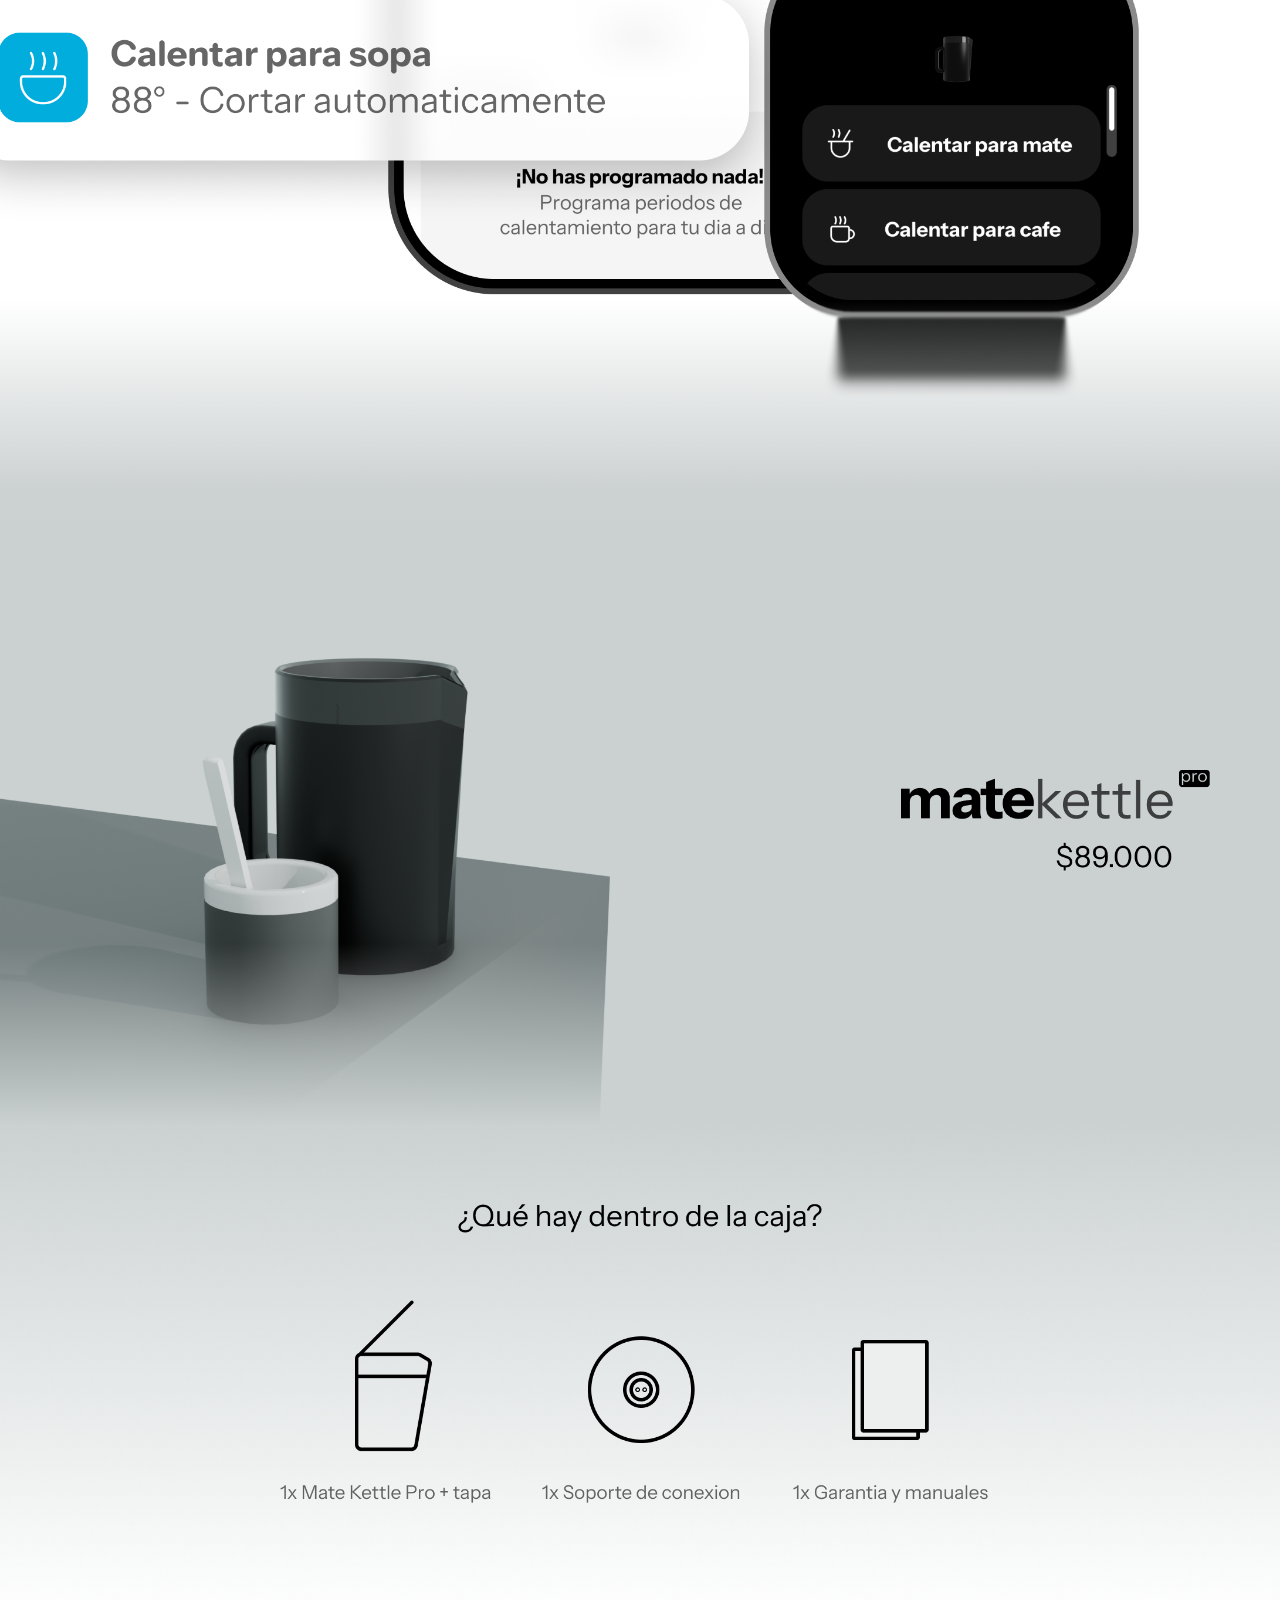
<file: devices/matekettlepro/index.html>
<!DOCTYPE html>
<html lang="en">
<head>
    <meta charset="UTF-8">
    <meta name="viewport" content="width=device-width, initial-scale=1.0">
    <title>Turbo Computing Group</title>
    <link rel="stylesheet" href="../../index.css">
    <link rel="preconnect" href="https://fonts.googleapis.com">
    <link rel="preconnect" href="https://fonts.gstatic.com" crossorigin>
    <link href="https://fonts.googleapis.com/css2?family=Instrument+Sans:ital,wght@0,400..700;1,400..700&display=swap" rel="stylesheet">
</head>
<body>
    <div class="header">
        <img src="../../res/branding.svg" alt="Turbo" class="header-logo" onclick="location.href='../../index.html'">
    </div>
    <div class="content">
        <div class="sectionNOPADDING">
            <img src="23.png" alt=""class="imgProduct">
            <img src="24.png" alt=""class="imgProduct">
            <img src="25.png" alt=""class="imgProduct">
            <img src="26.png" alt=""class="imgProduct">
            <img src="27.png" alt=""class="imgProduct">
            <img src="28.png" alt=""class="imgProduct">
        </div>
    </div>
</body>
</html>
</file>
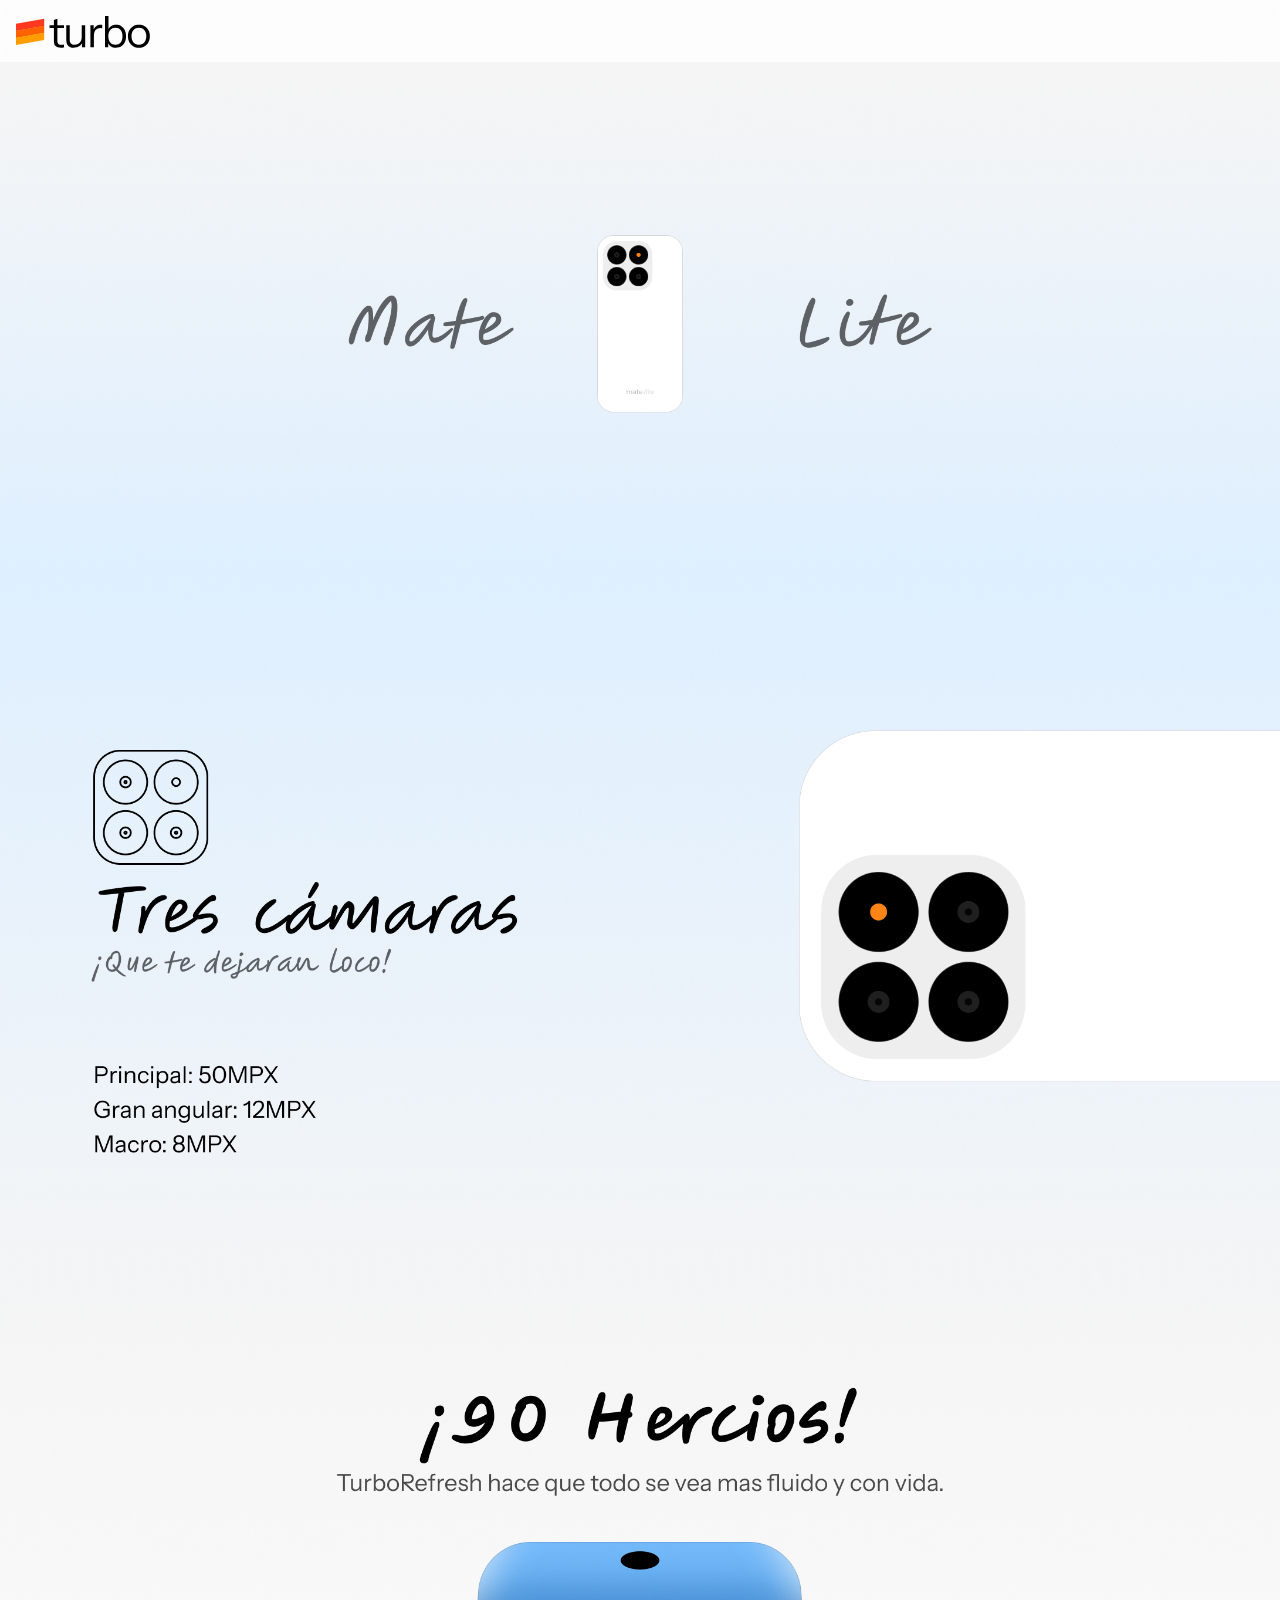
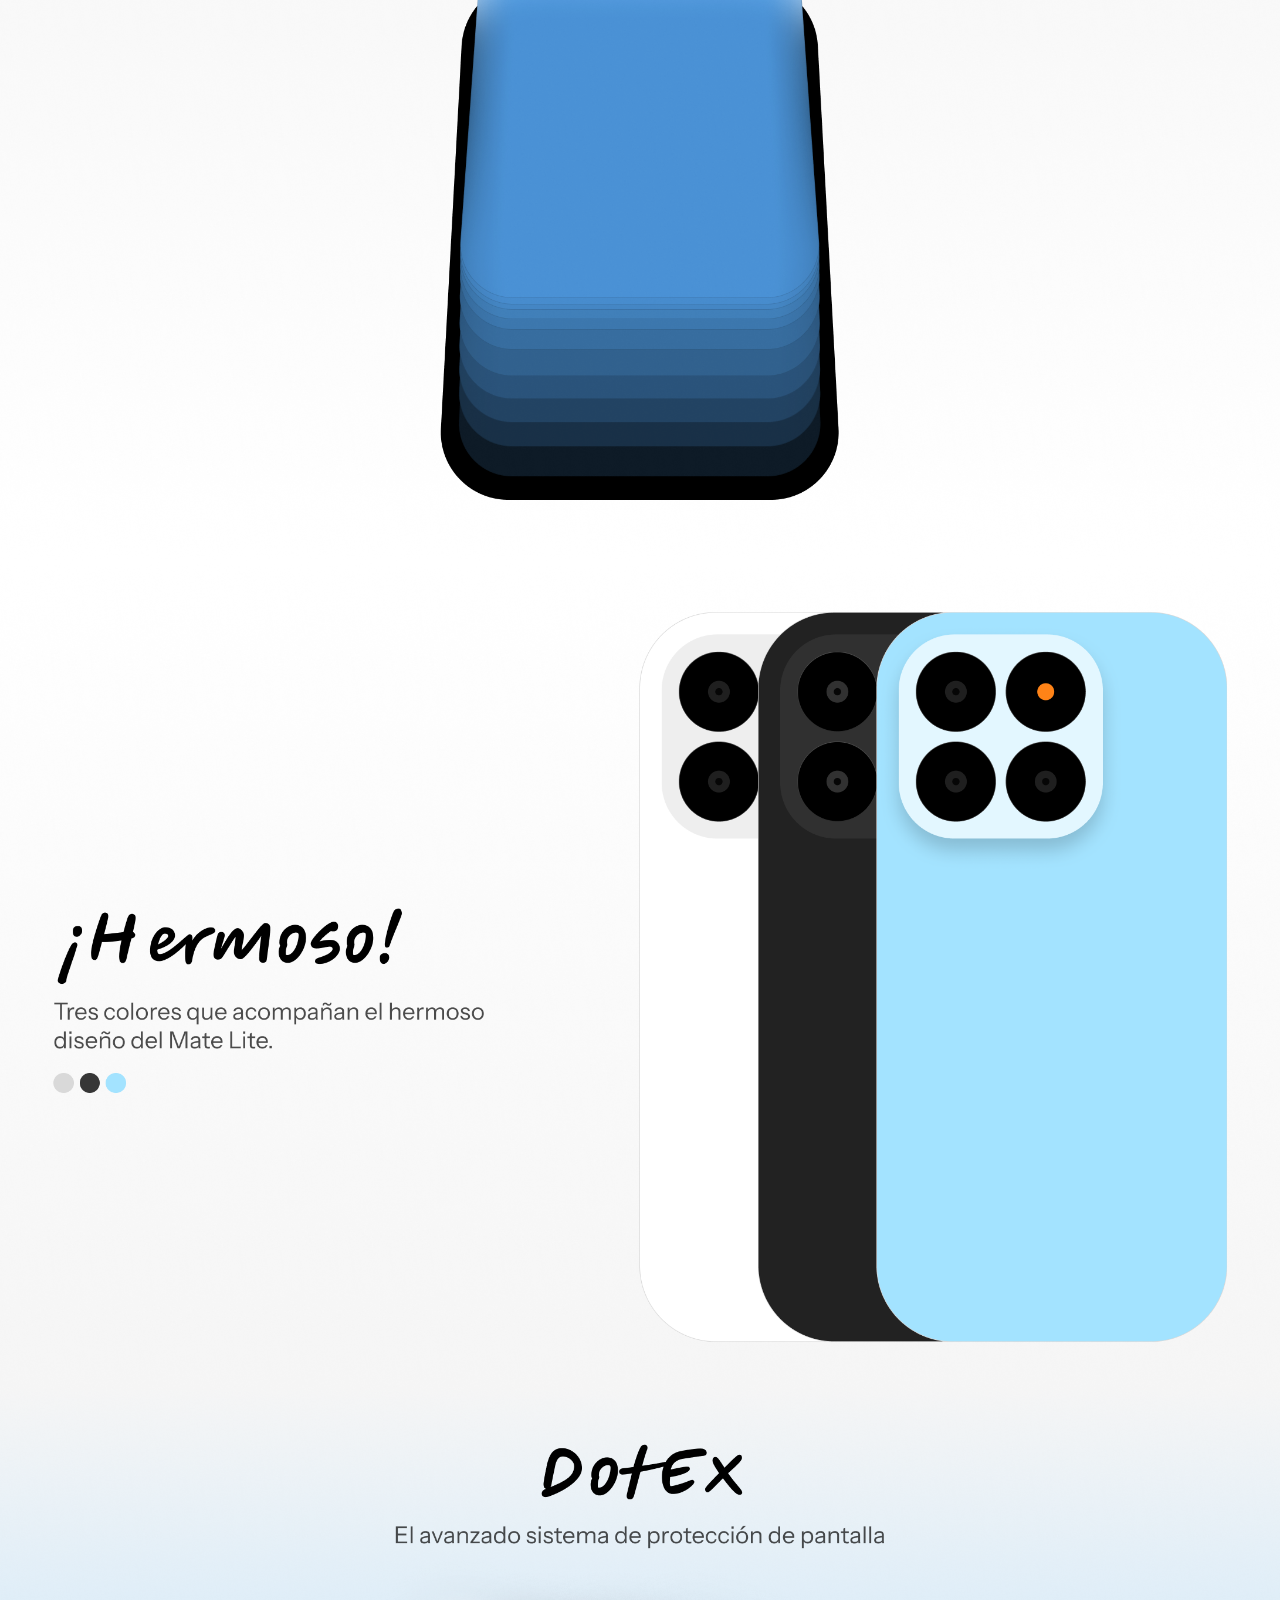
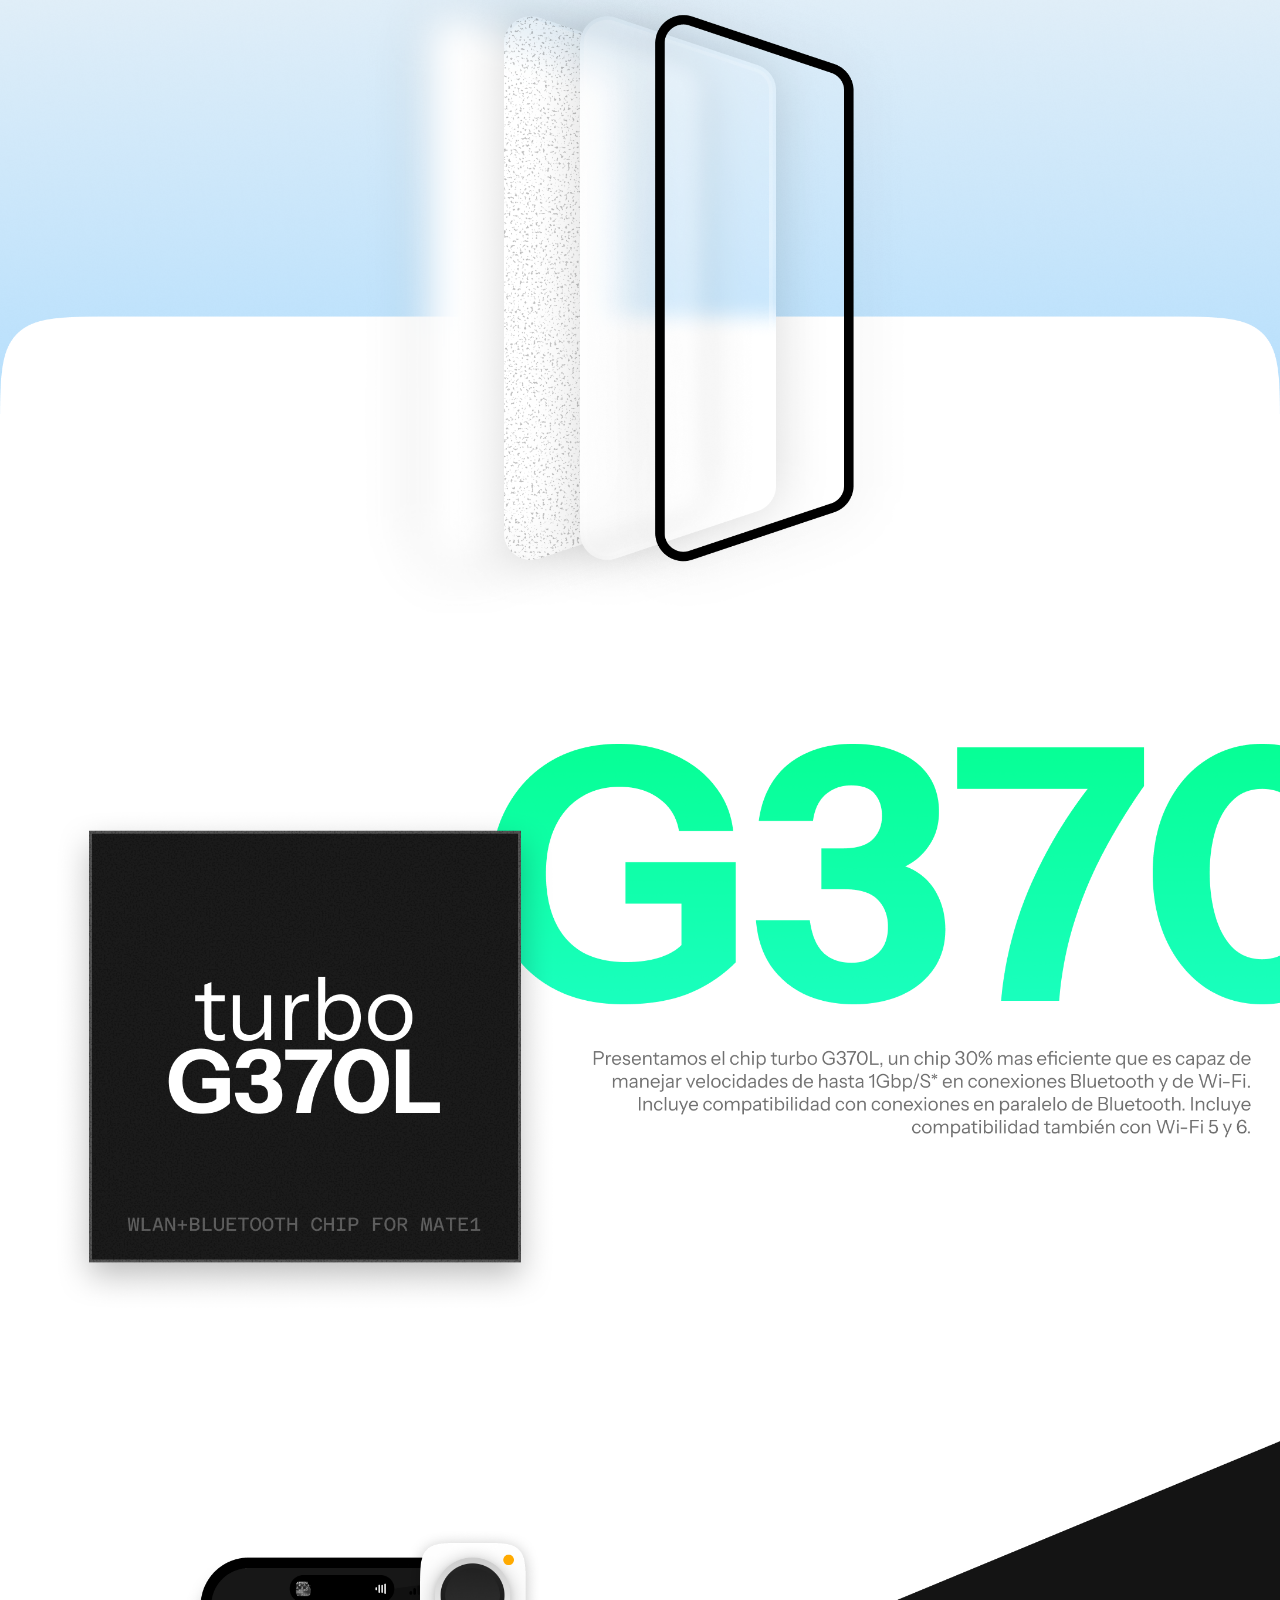
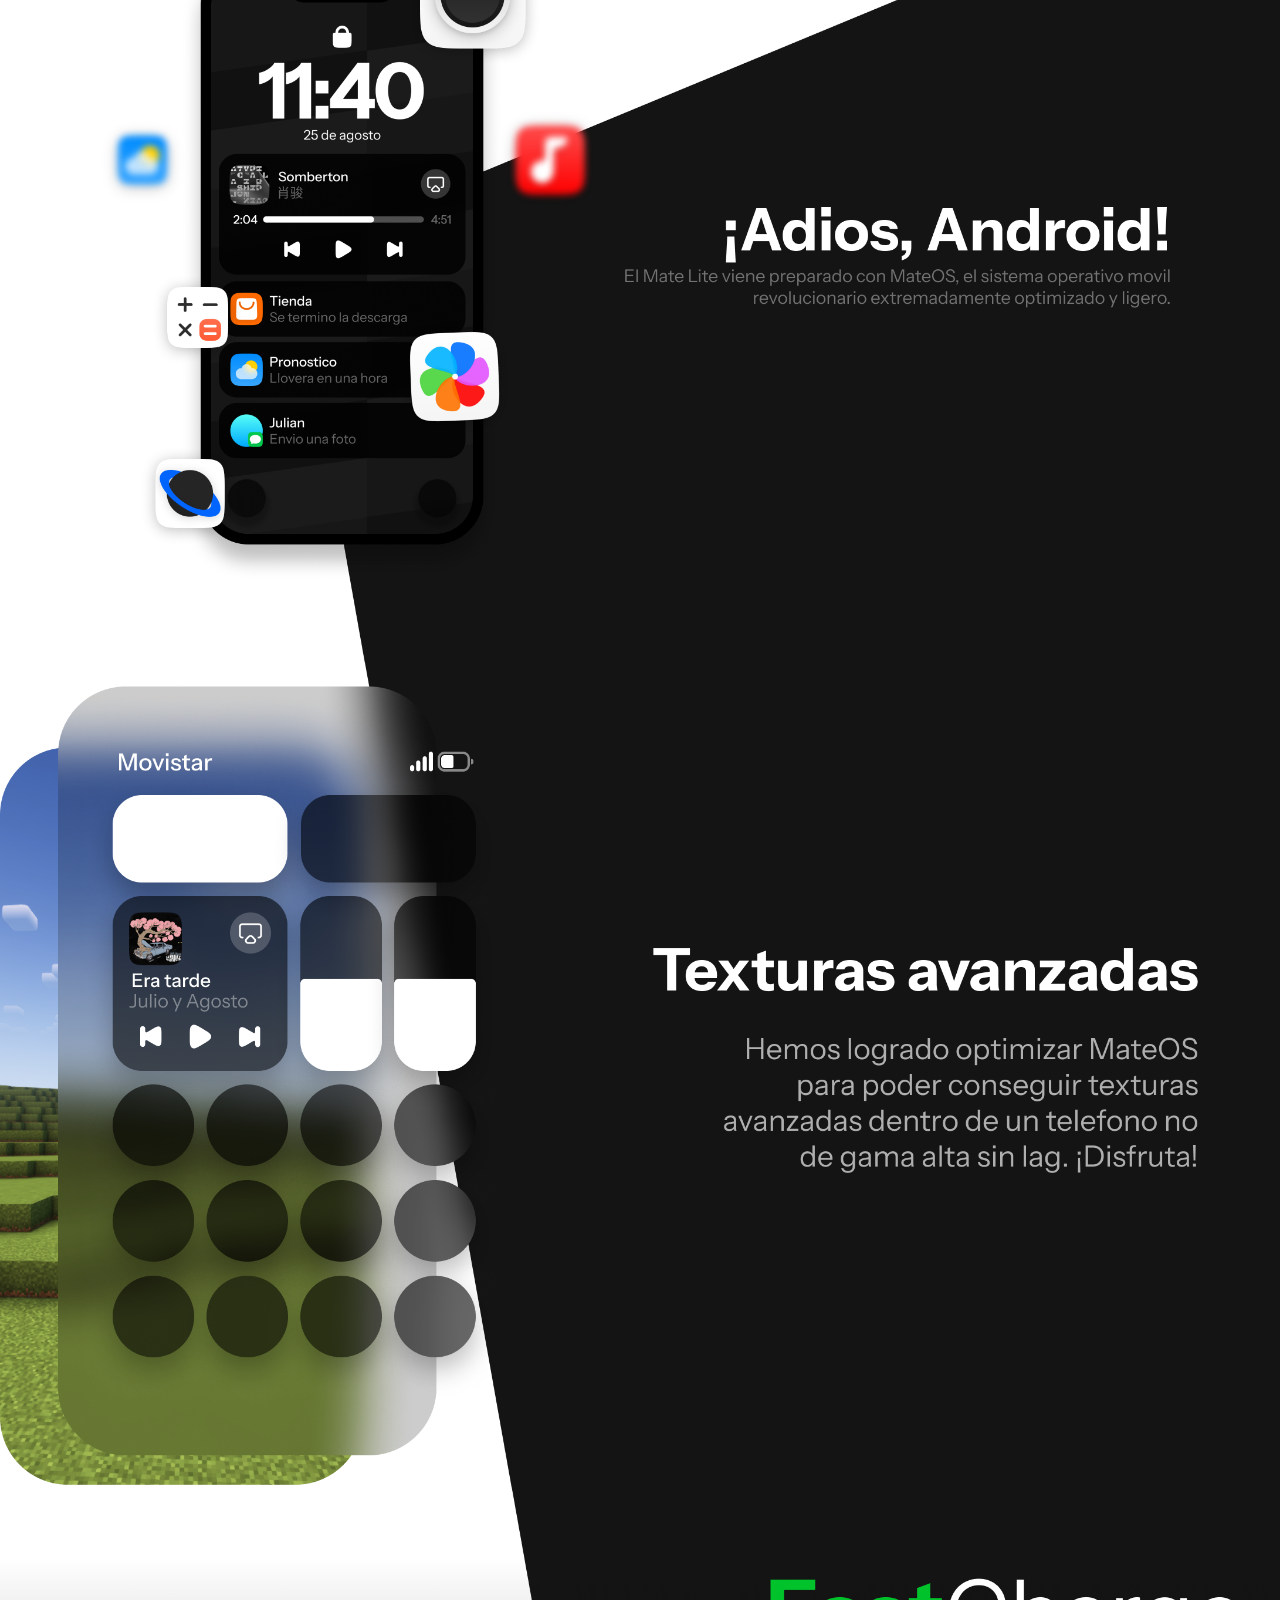
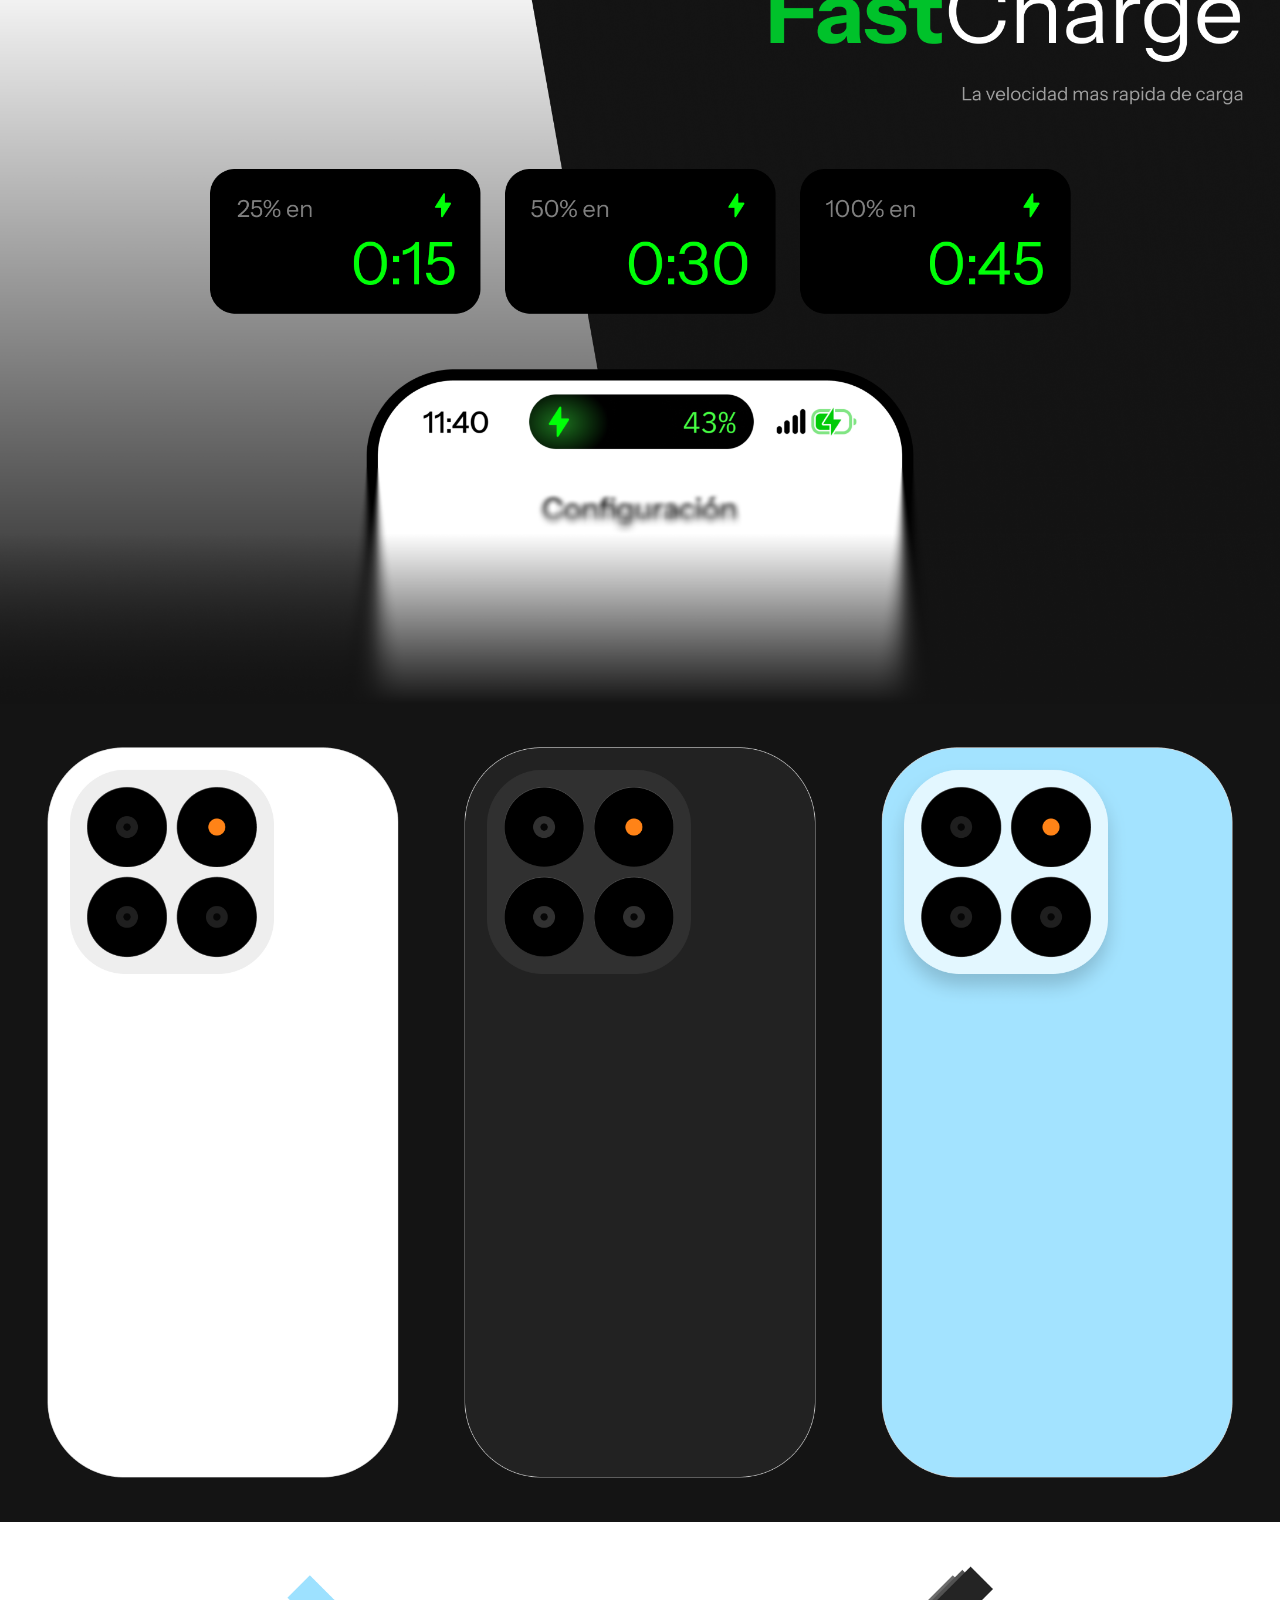
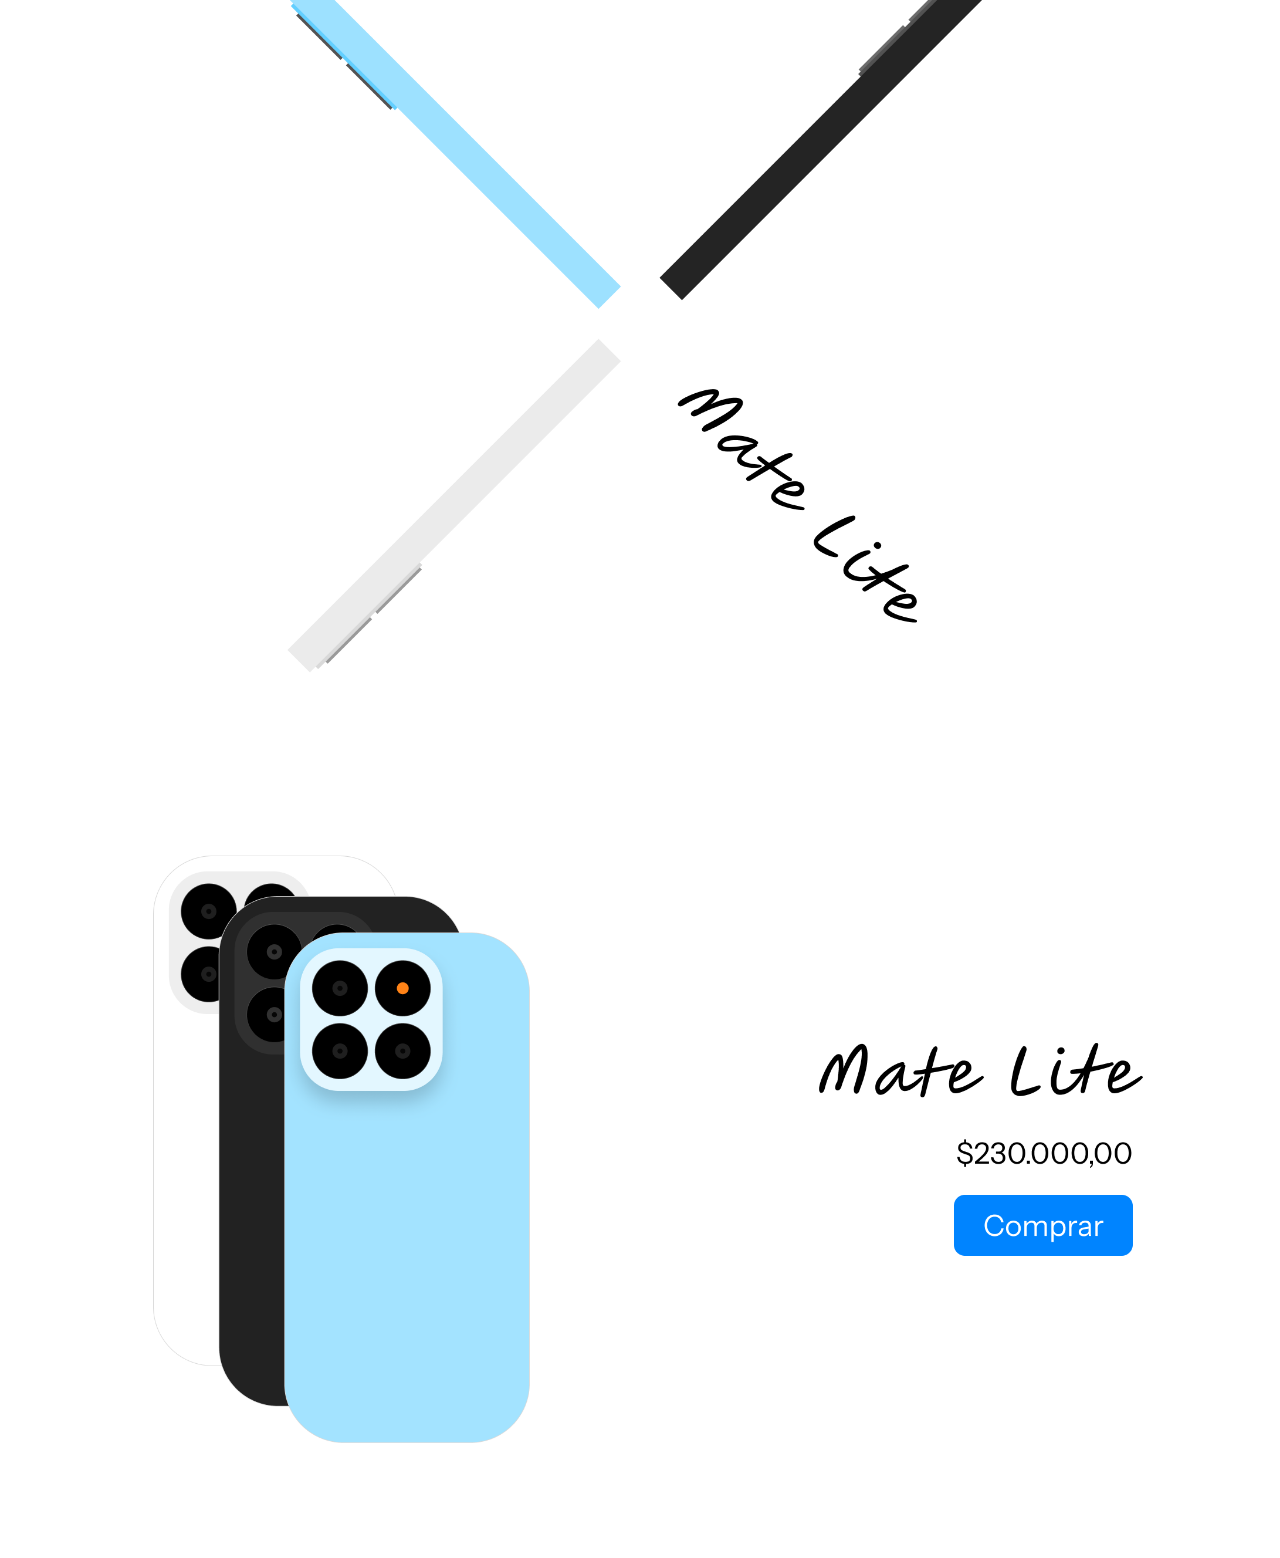
<file: devices/matelite/index.html>
<!DOCTYPE html>
<html lang="en">
<head>
    <meta charset="UTF-8">
    <meta name="viewport" content="width=device-width, initial-scale=1.0">
    <title>Turbo Computing Group</title>
    <link rel="stylesheet" href="../../index.css">
    <link rel="preconnect" href="https://fonts.googleapis.com">
    <link rel="preconnect" href="https://fonts.gstatic.com" crossorigin>
    <link href="https://fonts.googleapis.com/css2?family=Instrument+Sans:ital,wght@0,400..700;1,400..700&display=swap" rel="stylesheet">
</head>
<body>
    <div class="header">
        <img src="../../res/branding.svg" alt="Turbo" class="header-logo" onclick="location.href='../../index.html'">
    </div>
    <div class="content">
        <div class="sectionNOPADDING">
            <img src="15.png" alt=""class="imgProduct">
            <img src="16.png" alt=""class="imgProduct">
            <img src="17.png" alt=""class="imgProduct">
            <img src="18.png" alt=""class="imgProduct">
            <img src="19.png" alt=""class="imgProduct">
            <img src="20.png" alt=""class="imgProduct">
            <img src="21.png" alt=""class="imgProduct">
            <img src="22.png" alt=""class="imgProduct">
            <img src="23.png" alt=""class="imgProduct">
            <img src="24.png" alt=""class="imgProduct">
            <img src="25.png" alt=""class="imgProduct">
            <img src="26.png" alt=""class="imgProduct">
        </div>
    </div>
</body>
</html>
</file>
<file: index.css>
.header {
    position: fixed;
    padding: 16px;
    background: #ffffffbb;
    backdrop-filter: blur(32px);
    width: 100%;
    height: 30px;
    z-index: 9999999999999;
}


body {
    padding: 0;
    margin: 0;
    background: #f5f5f5;
}

.header-logo {
    height: 32px;
    cursor: pointer;
}

.content {
    padding-top: 75px;
}

.imageBanner {
    width: 99%;
    border-radius: 16px;
}

.banner {
    align-self: center;
    justify-content: center;
    display: flex;
}

* {
    font-family: "Instrument Sans", sans-serif;
}

.productHeader{
    padding:32px;
    padding-bottom: 0;
    text-align: center;
    font-weight: 200;
    margin-top: 0;
}

.productDiv {
    padding: 32px;
    display: flex;
    flex-direction: row;
    gap: 40px;
    justify-content: center;
}

.productImg {
    height: 370px;
}

.product {
    display: flex;
    align-items: center;
    flex-direction: column;
    width: 300px;
    background-color: #ffffffbb;
    box-shadow: #000000 20px;
    padding: 20px;
    transition: all 0.3s ease-in-out;
    border-radius: 40px;
}

.productdesc {
    padding: 0;
    color: #0000005e;
}
.producttitle {
    padding: 0;
    margin: 20px;
    margin-bottom: 0;
}


.logo {
    align-self: center;
    justify-self: center;
    display: flex;
    padding: 20px;
    padding-top: 50px;
    width: 300px;
}

.productButton {
    size: 20px;
    padding: 15px;
    padding-left: 25px;
    padding-right: 25px;
    border-radius: 200px;
    border: 0;
    background-color: #0051ff;
    color: #FFFFFF;
    font-size:medium;
    font-weight: bolder;
    cursor: pointer;
}

@media (max-width: 1000px){
    .productDiv {
        padding: 10px;
        display: flex;
        flex-direction: column;
    }
}

.product:hover{
    scale: 1.05;
}

.sectionNOPADDING {
    display: flex;
    flex-direction: column;
    padding: 0;
    margin: 0;
    gap: 0;
    border: 0;
}

.imgProduct {
    width: 100%;
}



.big {
    height: auto;
    width: 90vw;
}

@media (max-height: 200px) {
    .big {
        background-image: url("./res/productspng/MATEKETTLEPRO_mobile.png");
    }
}
</file>
